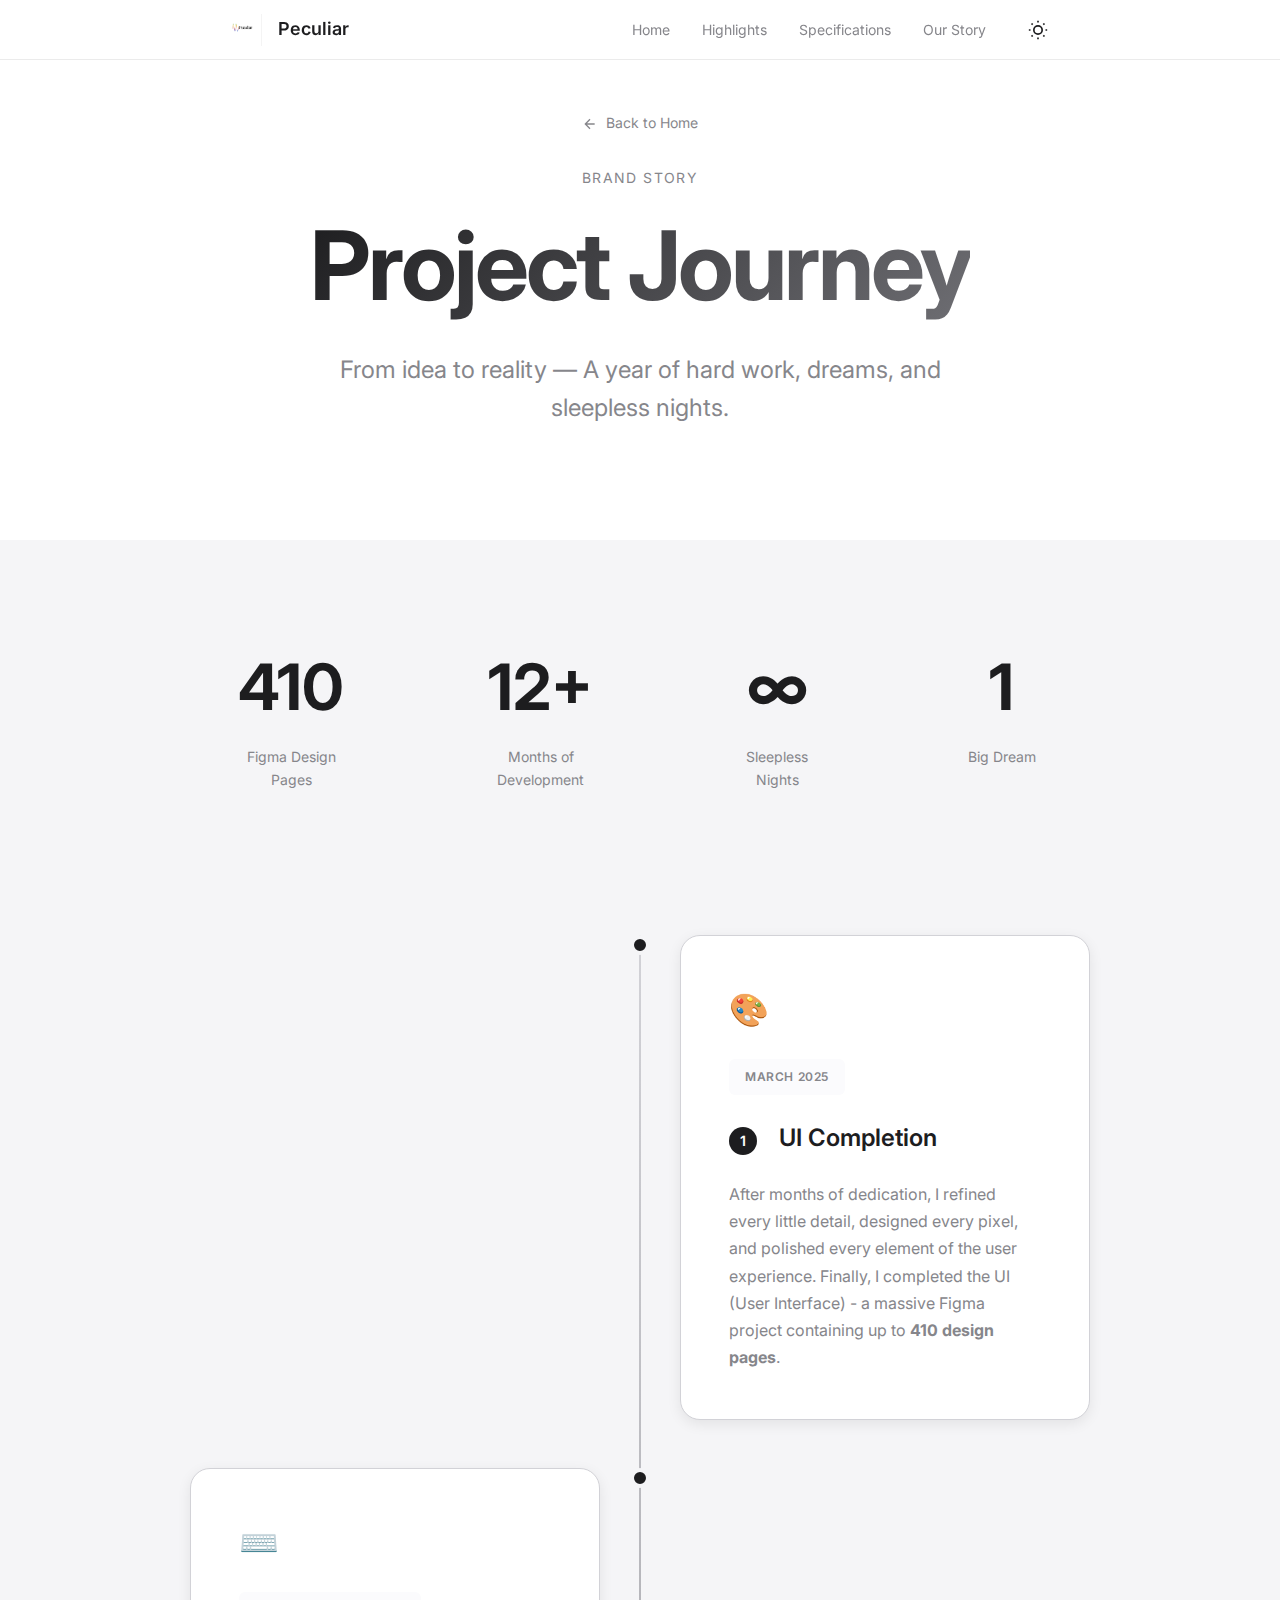
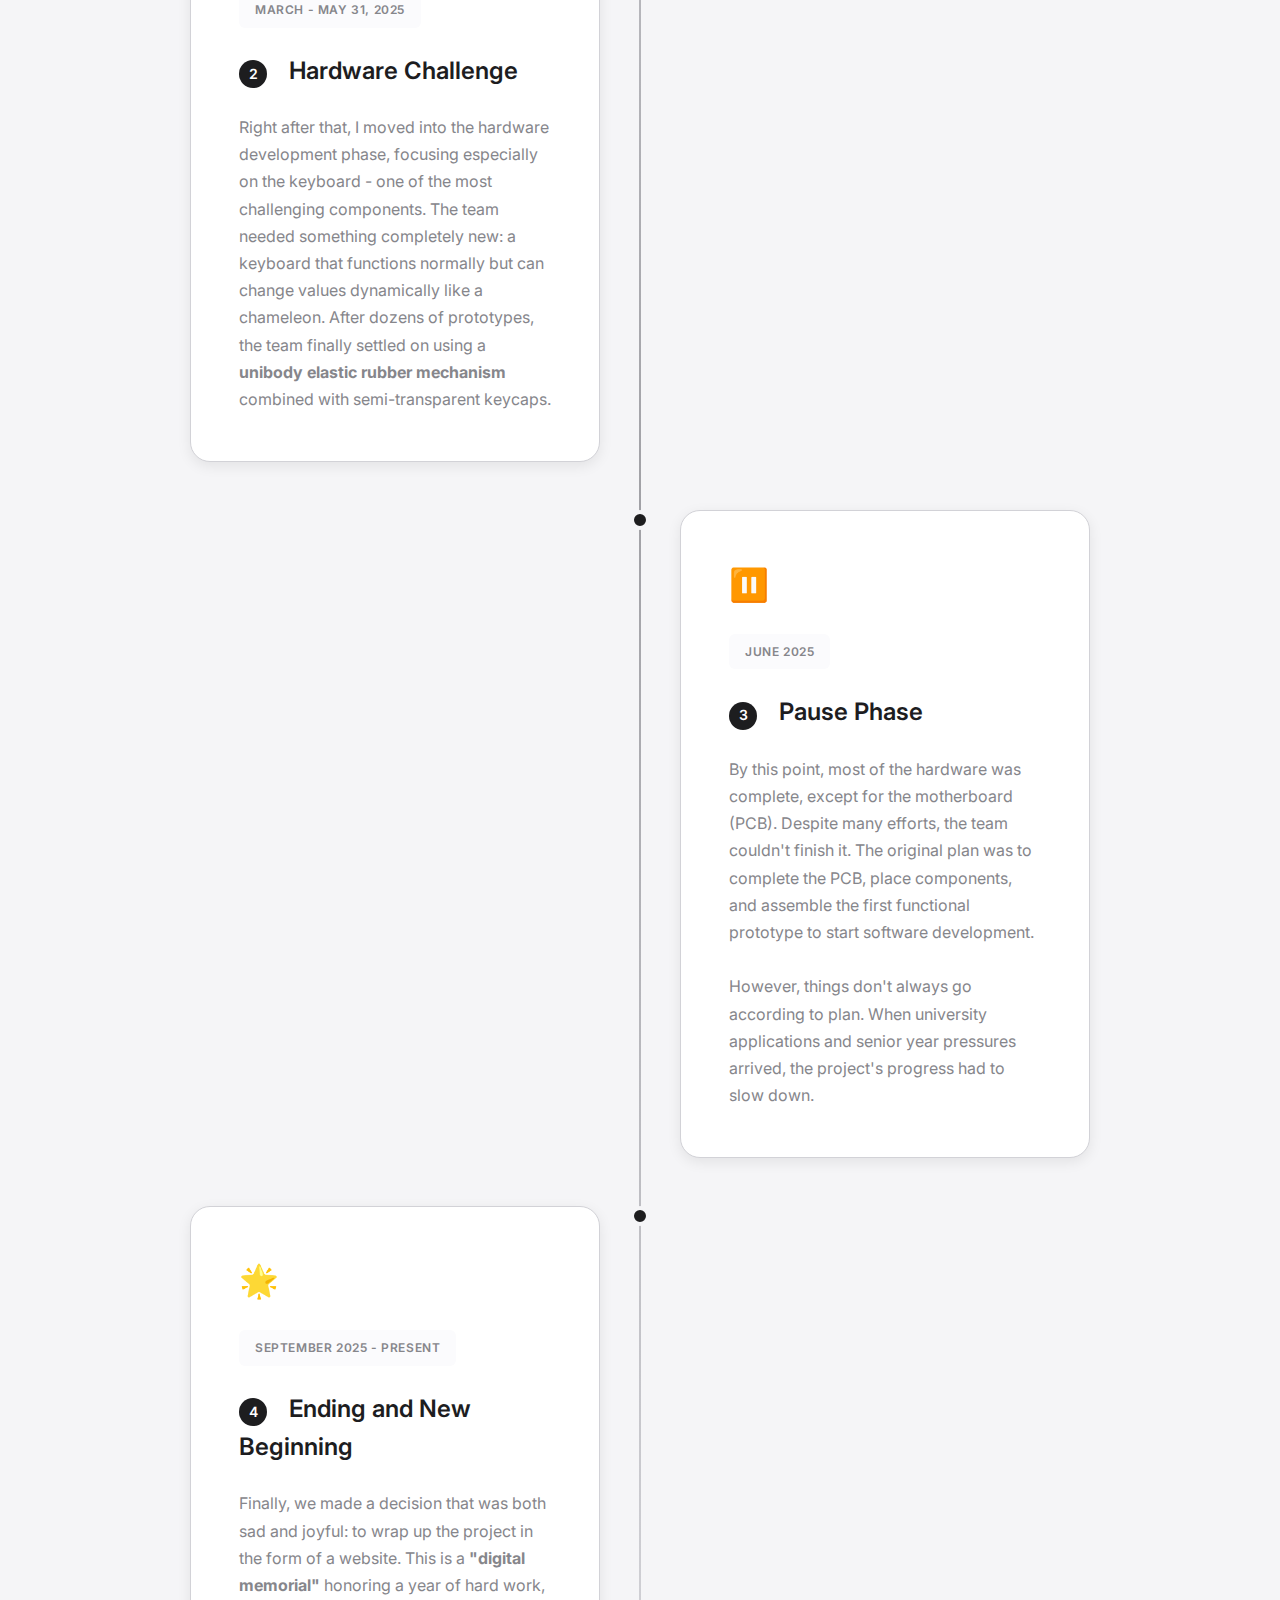
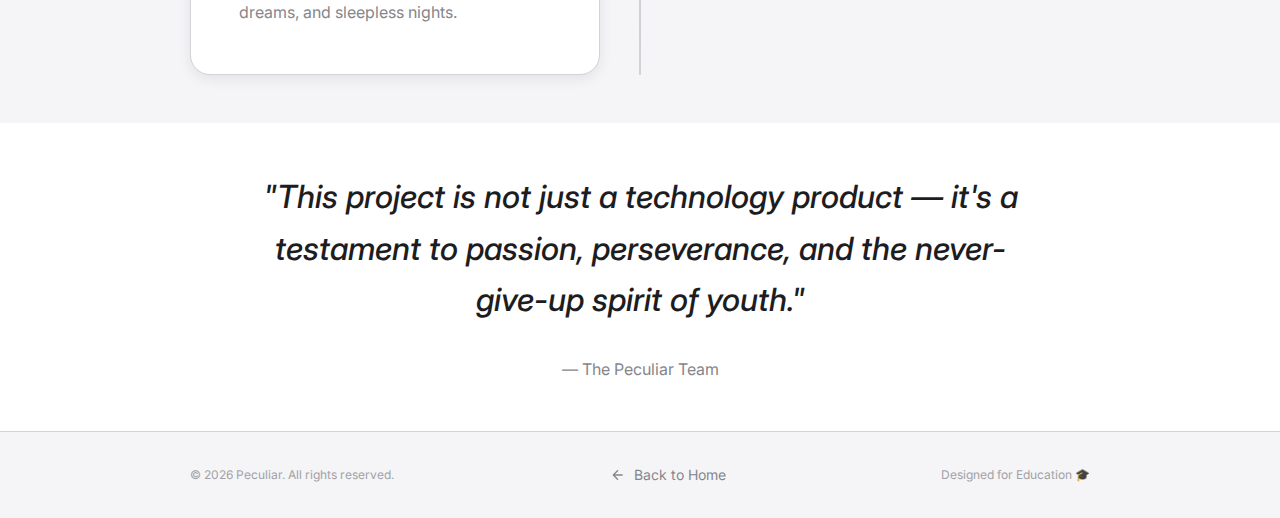
<file: Peculiar/html/story.html>
<!DOCTYPE html>
<html lang="en">

<head>
  <meta charset="UTF-8">
  <meta name="viewport" content="width=device-width, initial-scale=1.0">
  <meta name="description" content="Peculiar Brand Story - The journey from idea to reality">
  <meta name="theme-color" content="#FAFAFA">
  <title>Brand Story | Peculiar</title>
  <link rel="stylesheet" href="../css/style.css">
  <link rel="preconnect" href="https://fonts.googleapis.com">
  <link rel="preconnect" href="https://fonts.gstatic.com" crossorigin>
  <link href="https://fonts.googleapis.com/css2?family=Inter:wght@300;400;500;600;700&display=swap" rel="stylesheet">
  <style>
    /* Brand Story Specific Styles */
    .story-hero {
      min-height: 60vh;
      display: flex;
      flex-direction: column;
      align-items: center;
      justify-content: center;
      text-align: center;
      padding: var(--space-3xl) var(--space-lg);
      background: var(--color-bg-primary);
    }

    .story-hero-eyebrow {
      font-size: var(--text-sm);
      text-transform: uppercase;
      letter-spacing: 0.1em;
      color: var(--color-text-secondary);
      margin-bottom: var(--space-md);
    }

    .story-hero-title {
      font-size: var(--text-hero);
      font-weight: 700;
      letter-spacing: -0.03em;
      line-height: 1.1;
      margin-bottom: var(--space-lg);
    }

    .story-hero-subtitle {
      font-size: var(--text-xl);
      color: var(--color-text-secondary);
      max-width: 700px;
      line-height: 1.6;
    }

    /* Timeline Section */
    .timeline-section {
      padding: var(--space-3xl) var(--space-lg);
      background: var(--color-bg-secondary);
    }

    .timeline-container {
      max-width: 900px;
      margin: 0 auto;
      position: relative;
    }

    .timeline-line {
      position: absolute;
      left: 50%;
      transform: translateX(-50%);
      width: 2px;
      height: 100%;
      background: linear-gradient(to bottom, var(--color-border) 0%, var(--color-text-muted) 50%, var(--color-border) 100%);
    }

    .timeline-item {
      display: flex;
      align-items: flex-start;
      margin-bottom: var(--space-3xl);
      position: relative;
    }

    .timeline-item:last-child {
      margin-bottom: 0;
    }

    .timeline-item:nth-child(odd) {
      flex-direction: row;
    }

    .timeline-item:nth-child(even) {
      flex-direction: row-reverse;
    }

    .timeline-content {
      width: calc(50% - 40px);
      background: var(--color-surface);
      border-radius: 20px;
      padding: var(--space-xl);
      box-shadow: var(--shadow-md);
      border: 1px solid var(--color-border);
      transition: transform var(--transition-normal), box-shadow var(--transition-normal);
    }

    .timeline-content:hover {
      transform: translateY(-4px);
      box-shadow: var(--shadow-lg);
    }

    .timeline-dot {
      position: absolute;
      left: 50%;
      transform: translateX(-50%);
      width: 20px;
      height: 20px;
      border-radius: 50%;
      background: var(--color-text-primary);
      border: 4px solid var(--color-bg-secondary);
      z-index: 1;
    }

    .timeline-date {
      display: inline-block;
      background: var(--color-bg-tertiary);
      color: var(--color-text-secondary);
      padding: var(--space-xs) var(--space-sm);
      border-radius: 6px;
      font-size: var(--text-xs);
      font-weight: 600;
      margin-bottom: var(--space-md);
      text-transform: uppercase;
      letter-spacing: 0.05em;
    }

    .timeline-title {
      font-size: var(--text-xl);
      font-weight: 600;
      margin-bottom: var(--space-md);
      color: var(--color-text-primary);
    }

    .timeline-number {
      display: inline-flex;
      align-items: center;
      justify-content: center;
      width: 28px;
      height: 28px;
      background: var(--color-text-primary);
      color: var(--color-bg-primary);
      border-radius: 50%;
      font-size: var(--text-sm);
      font-weight: 600;
      margin-right: var(--space-sm);
    }

    .timeline-description {
      font-size: var(--text-base);
      color: var(--color-text-secondary);
      line-height: 1.7;
    }

    .timeline-icon {
      font-size: 2rem;
      margin-bottom: var(--space-md);
    }

    /* Quote Section */
    .story-quote {
      padding: var(--space-3xl) var(--space-lg);
      background: var(--color-bg-primary);
      text-align: center;
    }

    .story-quote-content {
      max-width: 800px;
      margin: 0 auto;
    }

    .story-quote-text {
      font-size: var(--text-2xl);
      font-weight: 500;
      font-style: italic;
      line-height: 1.6;
      color: var(--color-text-primary);
      margin-bottom: var(--space-lg);
    }

    .story-quote-author {
      font-size: var(--text-base);
      color: var(--color-text-secondary);
    }

    /* Stats Section */
    .story-stats {
      padding: var(--space-3xl) var(--space-lg);
      background: var(--color-bg-secondary);
    }

    .story-stats-grid {
      max-width: var(--max-width);
      margin: 0 auto;
      display: grid;
      grid-template-columns: repeat(4, 1fr);
      gap: var(--space-xl);
      text-align: center;
    }

    .story-stat-item {
      padding: var(--space-xl);
    }

    .story-stat-value {
      font-size: var(--text-4xl);
      font-weight: 700;
      color: var(--color-text-primary);
      margin-bottom: var(--space-xs);
    }

    .story-stat-label {
      font-size: var(--text-sm);
      color: var(--color-text-secondary);
    }

    /* Back Link */
    .back-link {
      display: inline-flex;
      align-items: center;
      gap: var(--space-xs);
      color: var(--color-text-secondary);
      font-size: var(--text-sm);
      margin-bottom: var(--space-lg);
      transition: color var(--transition-fast);
    }

    .back-link:hover {
      color: var(--color-text-primary);
    }

    .back-link svg {
      width: 16px;
      height: 16px;
    }

    /* Responsive */
    @media (max-width: 768px) {
      .timeline-line {
        left: 20px;
      }

      .timeline-item,
      .timeline-item:nth-child(odd),
      .timeline-item:nth-child(even) {
        flex-direction: column;
        padding-left: 50px;
      }

      .timeline-content {
        width: 100%;
      }

      .timeline-dot {
        left: 20px;
      }

      .story-stats-grid {
        grid-template-columns: repeat(2, 1fr);
      }
    }
  </style>
</head>

<body>
  <!-- Header -->
  <header class="header">
    <div class="header-content">
      <a href="index.html" class="logo">
        <img src="../img/peculiar-logo.png" alt="Peculiar" onerror="this.style.display='none'">
        <span>Peculiar</span>
      </a>
      <div class="header-right">
        <nav>
          <ul class="nav-links">
            <li><a href="index.html">Home</a></li>
            <li><a href="index.html#highlights">Highlights</a></li>
            <li><a href="index.html#specs">Specifications</a></li>
            <li><a href="story.html" class="active">Our Story</a></li>
          </ul>
        </nav>
        <button class="theme-toggle" id="theme-toggle" aria-label="Toggle theme">
          <svg class="sun-icon" viewBox="0 0 24 24" fill="none" stroke="currentColor" stroke-width="2">
            <circle cx="12" cy="12" r="5" />
            <path
              d="M12 1v2M12 21v2M4.22 4.22l1.42 1.42M18.36 18.36l1.42 1.42M1 12h2M21 12h2M4.22 19.78l1.42-1.42M18.36 5.64l1.42-1.42" />
          </svg>
          <svg class="moon-icon" viewBox="0 0 24 24" fill="none" stroke="currentColor" stroke-width="2">
            <path d="M21 12.79A9 9 0 1 1 11.21 3 7 7 0 0 0 21 12.79z" />
          </svg>
        </button>
        <!-- Mobile Menu Toggle -->
        <button class="mobile-menu-toggle" id="mobile-menu-toggle" aria-label="Toggle mobile menu">
          <span></span>
          <span></span>
          <span></span>
        </button>
      </div>
    </div>
  </header>

  <!-- Mobile Navigation -->
  <nav class="mobile-nav" id="mobile-nav">
    <ul class="mobile-nav-links">
      <li><a href="index.html" data-mobile-link>Home</a></li>
      <li><a href="index.html#highlights" data-mobile-link>Highlights</a></li>
      <li><a href="index.html#specs" data-mobile-link>Specifications</a></li>
      <li><a href="story.html" data-mobile-link>Our Story</a></li>
    </ul>
  </nav>

  <main>
    <!-- Hero Section -->
    <section class="story-hero">
      <a href="index.html" class="back-link">
        <svg viewBox="0 0 24 24" fill="none" stroke="currentColor" stroke-width="2">
          <path d="M19 12H5M12 19l-7-7 7-7" />
        </svg>
        Back to Home
      </a>
      <p class="story-hero-eyebrow">Brand Story</p>
      <h1 class="story-hero-title">
        <span class="gradient-text">Project Journey</span>
      </h1>
      <p class="story-hero-subtitle">
        From idea to reality — A year of hard work, dreams, and sleepless nights.
      </p>
    </section>

    <!-- Stats Section -->
    <section class="story-stats">
      <div class="story-stats-grid">
        <div class="story-stat-item">
          <div class="story-stat-value">410</div>
          <div class="story-stat-label">Figma Design Pages</div>
        </div>
        <div class="story-stat-item">
          <div class="story-stat-value">12+</div>
          <div class="story-stat-label">Months of Development</div>
        </div>
        <div class="story-stat-item">
          <div class="story-stat-value">∞</div>
          <div class="story-stat-label">Sleepless Nights</div>
        </div>
        <div class="story-stat-item">
          <div class="story-stat-value">1</div>
          <div class="story-stat-label">Big Dream</div>
        </div>
      </div>
    </section>

    <!-- Timeline Section -->
    <section class="timeline-section">
      <div class="timeline-container">
        <div class="timeline-line"></div>

        <!-- Milestone 1 -->
        <div class="timeline-item">
          <div class="timeline-content">
            <div class="timeline-icon">🎨</div>
            <span class="timeline-date">March 2025</span>
            <h3 class="timeline-title">
              <span class="timeline-number">1</span>
              UI Completion
            </h3>
            <p class="timeline-description">
              After months of dedication, I refined every little detail, designed every pixel, and polished every
              element of the user experience. Finally, I completed the UI (User Interface) - a massive Figma project
              containing up to <strong>410 design pages</strong>.
            </p>
          </div>
          <div class="timeline-dot"></div>
        </div>

        <!-- Milestone 2 -->
        <div class="timeline-item">
          <div class="timeline-content">
            <div class="timeline-icon">⌨️</div>
            <span class="timeline-date">March - May 31, 2025</span>
            <h3 class="timeline-title">
              <span class="timeline-number">2</span>
              Hardware Challenge
            </h3>
            <p class="timeline-description">
              Right after that, I moved into the hardware development phase, focusing especially on the keyboard - one
              of the most challenging components. The team needed something completely new: a keyboard that functions
              normally but can change values dynamically like a chameleon. After dozens of prototypes, the team finally
              settled on using a <strong>unibody elastic rubber mechanism</strong> combined with semi-transparent
              keycaps.
            </p>
          </div>
          <div class="timeline-dot"></div>
        </div>

        <!-- Milestone 3 -->
        <div class="timeline-item">
          <div class="timeline-content">
            <div class="timeline-icon">⏸️</div>
            <span class="timeline-date">June 2025</span>
            <h3 class="timeline-title">
              <span class="timeline-number">3</span>
              Pause Phase
            </h3>
            <p class="timeline-description">
              By this point, most of the hardware was complete, except for the motherboard (PCB). Despite many efforts,
              the team couldn't finish it. The original plan was to complete the PCB, place components, and assemble the
              first functional prototype to start software development.<br><br>
              However, things don't always go according to plan. When university applications and senior year pressures
              arrived, the project's progress had to slow down.
            </p>
          </div>
          <div class="timeline-dot"></div>
        </div>

        <!-- Milestone 4 -->
        <div class="timeline-item">
          <div class="timeline-content">
            <div class="timeline-icon">🌟</div>
            <span class="timeline-date">September 2025 - Present</span>
            <h3 class="timeline-title">
              <span class="timeline-number">4</span>
              Ending and New Beginning
            </h3>
            <p class="timeline-description">
              Finally, we made a decision that was both sad and joyful: to wrap up the project in the form of a website.
              This is a <strong>"digital memorial"</strong> honoring a year of hard work, dreams, and sleepless nights.
            </p>
          </div>
          <div class="timeline-dot"></div>
        </div>
      </div>
    </section>

    <!-- Quote Section -->
    <section class="story-quote">
      <div class="story-quote-content">
        <p class="story-quote-text">
          "This project is not just a technology product — it's a testament to passion, perseverance, and the
          never-give-up spirit of youth."
        </p>
        <p class="story-quote-author">— The Peculiar Team</p>
      </div>
    </section>
  </main>

  <!-- Footer -->
  <footer class="footer">
    <div class="footer-bottom">
      <div class="footer-bottom-content">
        <p class="footer-copyright">© 2026 Peculiar. All rights reserved.</p>
        <a href="index.html" class="back-link" style="margin-bottom: 0;">
          <svg viewBox="0 0 24 24" fill="none" stroke="currentColor" stroke-width="2">
            <path d="M19 12H5M12 19l-7-7 7-7" />
          </svg>
          Back to Home
        </a>
        <p class="footer-tagline">Designed for Education 🎓</p>
      </div>
    </div>
  </footer>

  <script src="../js/main.js"></script>
</body>

</html>
</file>
<file: Peculiar/css/style.css>
/* ════════════════════════════════════════════════════════════════
   1. CSS CUSTOM PROPERTIES - LIGHT MODE (Apple Style)
   ════════════════════════════════════════════════════════════════ */

:root,
[data-theme="light"] {
  /* Background - Pure white and light grays */
  --color-bg-primary: #ffffff;
  --color-bg-secondary: #f5f5f7;
  --color-bg-tertiary: #fbfbfd;
  --color-bg-gradient: linear-gradient(180deg, #ffffff 0%, #f5f5f7 100%);

  /* Text - Near-black and grays */
  --color-text-primary: #1d1d1f;
  --color-text-secondary: #86868b;
  --color-text-muted: #a1a1a6;

  /* Accent - Neutral dark (no blue) */
  --color-accent: #1d1d1f;
  --color-accent-light: #f5f5f7;
  --color-accent-gradient: linear-gradient(135deg, #1d1d1f 0%, #6e6e73 100%);

  /* Headline Gradient - Black to Gray */
  --headline-gradient: linear-gradient(
    135deg,
    #1d1d1f 0%,
    #6e6e73 50%,
    #1d1d1f 100%
  );

  /* Cards & Borders */
  --color-surface: #ffffff;
  --color-border: #d2d2d7;

  /* Shadows - Neutral gray shadows only */
  --shadow-sm: 0 1px 3px rgba(0, 0, 0, 0.04);
  --shadow-md: 0 4px 14px rgba(0, 0, 0, 0.08);
  --shadow-lg: 0 8px 28px rgba(0, 0, 0, 0.12);
  --shadow-hover: 0 12px 40px rgba(0, 0, 0, 0.15);
  --shadow-glow: 0 0 40px rgba(0, 0, 0, 0.08);

  /* Header */
  --header-bg: rgba(255, 255, 255, 0.72);
  --header-border: rgba(0, 0, 0, 0.08);

  /* Cards */
  --card-highlight-bg: linear-gradient(135deg, #fbfbfd 0%, #f5f5f7 100%);
}

/* ════════════════════════════════════════════════════════════════
   2. CSS CUSTOM PROPERTIES - DARK MODE (Apple Style)
   ════════════════════════════════════════════════════════════════ */

[data-theme="dark"] {
  /* Background - Apple dark uses pure black and dark grays */
  --color-bg-primary: #000000;
  --color-bg-secondary: #1d1d1f;
  --color-bg-tertiary: #161617;
  --color-bg-gradient: linear-gradient(180deg, #000000 0%, #1d1d1f 100%);

  /* Text - Apple uses pure white and light grays */
  --color-text-primary: #f5f5f7;
  --color-text-secondary: #a1a1a6;
  --color-text-muted: #6e6e73;

  /* Accent - Neutral white (no blue) */
  --color-accent: #f5f5f7;
  --color-accent-light: #2c2c2e;
  --color-accent-gradient: linear-gradient(135deg, #f5f5f7 0%, #a1a1a6 100%);

  /* Headline Gradient - Pure White for Dark Mode */
  --headline-gradient: linear-gradient(135deg, #ffffff 0%, #ffffff 100%);

  /* Cards & Borders */
  --color-surface: #1d1d1f;
  --color-border: #424245;

  /* Shadows - Neutral shadows only (no blue glow) */
  --shadow-sm: 0 1px 3px rgba(0, 0, 0, 0.5);
  --shadow-md: 0 4px 14px rgba(0, 0, 0, 0.6);
  --shadow-lg: 0 8px 28px rgba(0, 0, 0, 0.7);
  --shadow-hover: 0 12px 40px rgba(255, 255, 255, 0.05);
  --shadow-glow: 0 0 60px rgba(255, 255, 255, 0.05);

  /* Header */
  --header-bg: rgba(0, 0, 0, 0.72);
  --header-border: rgba(255, 255, 255, 0.08);

  /* Cards */
  --card-highlight-bg: linear-gradient(135deg, #1d1d1f 0%, #2c2c2e 100%);
}

/* ════════════════════════════════════════════════════════════════
   3. SHARED TOKENS
   ════════════════════════════════════════════════════════════════ */

:root {
  /* Typography */
  --font-primary: "Inter", -apple-system, BlinkMacSystemFont, "Segoe UI",
    sans-serif;
  --text-xs: 0.75rem;
  --text-sm: 0.875rem;
  --text-base: 1rem;
  --text-lg: 1.125rem;
  --text-xl: 1.5rem;
  --text-2xl: 2rem;
  --text-3xl: 3rem;
  --text-4xl: 4rem;
  --text-hero: clamp(3rem, 8vw, 6rem);
  --text-section: clamp(2rem, 5vw, 3.5rem);

  /* Spacing */
  --space-xs: 0.5rem;
  --space-sm: 1rem;
  --space-md: 1.5rem;
  --space-lg: 2rem;
  --space-xl: 3rem;
  --space-2xl: 5rem;
  --space-3xl: 3rem;

  /* Transitions */
  --transition-fast: 0.2s ease;
  --transition-normal: 0.3s ease;
  --transition-slow: 0.5s ease;
  --transition-theme: 0.4s ease;

  /* Layout - Reduced by 25% (equivalent to scale 0.75) */
  --max-width: 900px;
  --header-height: 60px;
}

/* ════════════════════════════════════════════════════════════════
   4. THEME TRANSITION
   ════════════════════════════════════════════════════════════════ */

*,
*::before,
*::after {
  transition: background-color var(--transition-theme),
    border-color var(--transition-theme), box-shadow var(--transition-theme);
}

/* Exclude specific elements from theme transition */
.no-transition,
.no-transition * {
  transition: none !important;
}

/* ════════════════════════════════════════════════════════════════
   5. RESET & BASE STYLES
   ════════════════════════════════════════════════════════════════ */

*,
*::before,
*::after {
  box-sizing: border-box;
  margin: 0;
  padding: 0;
}

html {
  scroll-behavior: smooth;
  font-size: 16px;
}

body {
  font-family: var(--font-primary);
  background-color: var(--color-bg-primary);
  color: var(--color-text-primary);
  line-height: 1.6;
  -webkit-font-smoothing: antialiased;
  -moz-osx-font-smoothing: grayscale;
  overflow-x: hidden;
}

/* Scroll margin for navigation links */
#home,
#design,
#highlights,
#features,
#specs,
#overview,
#story {
  scroll-margin-top: var(--header-height);
}

img {
  max-width: 100%;
  height: auto;
  display: block;
}

a {
  color: inherit;
  text-decoration: none;
}

/* ════════════════════════════════════════════════════════════════
   6. ANIMATIONS
   ════════════════════════════════════════════════════════════════ */

@keyframes fadeInUp {
  from {
    opacity: 0;
    transform: translateY(40px);
  }

  to {
    opacity: 1;
    transform: translateY(0);
  }
}

/* Special animation for punch-through glass effect - ends at 85% opacity */
@keyframes fadeInUpGlass {
  from {
    opacity: 0;
    transform: translateY(40px);
  }

  to {
    opacity: 0.85;
    transform: translateY(0);
  }
}

@keyframes fadeIn {
  from {
    opacity: 0;
  }

  to {
    opacity: 1;
  }
}

@keyframes scaleIn {
  from {
    opacity: 0;
    transform: scale(0.9);
  }

  to {
    opacity: 1;
    transform: scale(1);
  }
}

@keyframes float {
  0%,
  100% {
    transform: translateY(0px);
  }

  50% {
    transform: translateY(-15px);
  }
}

@keyframes bounce {
  0%,
  100% {
    transform: translateY(0);
  }

  50% {
    transform: translateY(10px);
  }
}

@keyframes pulse {
  0%,
  100% {
    opacity: 1;
  }

  50% {
    opacity: 0.6;
  }
}

@keyframes gradientShift {
  0% {
    background-position: 0% 50%;
  }

  50% {
    background-position: 100% 50%;
  }

  100% {
    background-position: 0% 50%;
  }
}

@keyframes slideInLeft {
  from {
    opacity: 0;
    transform: translateX(-30px);
  }

  to {
    opacity: 1;
    transform: translateX(0);
  }
}

@keyframes slideInRight {
  from {
    opacity: 0;
    transform: translateX(30px);
  }

  to {
    opacity: 1;
    transform: translateX(0);
  }
}

@keyframes rotateIn {
  from {
    opacity: 0;
    transform: rotate(-10deg) scale(0.9);
  }

  to {
    opacity: 1;
    transform: rotate(0) scale(1);
  }
}

/* Animation utility classes */
.animate-fade-in-up {
  animation: fadeInUp 0.8s ease-out forwards;
}

.animate-fade-in {
  animation: fadeIn 0.6s ease-out forwards;
}

.animate-scale-in {
  animation: scaleIn 0.5s ease-out forwards;
}

.animate-float {
  animation: float 4s ease-in-out infinite;
}

.animate-slide-left {
  animation: slideInLeft 0.6s ease-out forwards;
}

.animate-slide-right {
  animation: slideInRight 0.6s ease-out forwards;
}

/* Stagger delays */
.delay-1 {
  animation-delay: 0.1s;
}

.delay-2 {
  animation-delay: 0.2s;
}

.delay-3 {
  animation-delay: 0.3s;
}

.delay-4 {
  animation-delay: 0.4s;
}

.delay-5 {
  animation-delay: 0.5s;
}

.delay-6 {
  animation-delay: 0.6s;
}

/* Initially hidden for animation */
.animate-on-scroll {
  opacity: 0;
}

.animate-on-scroll.visible {
  opacity: 1;
}

/* ════════════════════════════════════════════════════════════════
   7. HEADER
   ════════════════════════════════════════════════════════════════ */

.header {
  position: fixed;
  top: 0;
  left: 0;
  right: 0;
  height: var(--header-height);
  background: var(--header-bg);
  backdrop-filter: blur(20px);
  -webkit-backdrop-filter: blur(20px);
  z-index: 1000;
  border-bottom: 1px solid var(--header-border);
}

.header-content {
  max-width: var(--max-width);
  margin: 0 auto;
  height: 100%;
  display: flex;
  align-items: center;
  justify-content: space-between;
  padding: 0 var(--space-lg);
}

.logo {
  display: flex;
  align-items: center;
  gap: var(--space-sm);
  font-weight: 600;
  font-size: var(--text-lg);
  transition: transform var(--transition-fast);
}

.logo:hover {
  transform: scale(1.02);
}

.logo img {
  height: 32px;
  width: auto;
}

.header-right {
  display: flex;
  align-items: center;
  gap: var(--space-lg);
}

.nav-links {
  display: flex;
  gap: var(--space-lg);
  list-style: none;
}

.nav-links a {
  font-size: var(--text-sm);
  color: var(--color-text-secondary);
  transition: color var(--transition-fast);
  position: relative;
}

.nav-links a::after {
  content: "";
  position: absolute;
  bottom: -4px;
  left: 0;
  width: 0;
  height: 1px;
  background: var(--color-accent);
  transition: width var(--transition-normal);
}

.nav-links a:hover {
  color: var(--color-text-primary);
}

.nav-links a:hover::after {
  width: 100%;
}

/* Theme Toggle Button */
.theme-toggle {
  position: relative;
  width: 40px;
  height: 40px;
  border: none;
  background: transparent;
  cursor: pointer;
  border-radius: 50%;
  display: flex;
  align-items: center;
  justify-content: center;
  transition: background var(--transition-fast);
}

.theme-toggle:hover {
  background: var(--color-bg-tertiary);
}

.theme-toggle svg {
  width: 20px;
  height: 20px;
  position: absolute;
  transition: transform 0.4s ease, opacity 0.3s ease;
}

.theme-toggle .sun-icon {
  color: var(--color-text-primary);
}

.theme-toggle .moon-icon {
  color: var(--color-text-primary);
}

[data-theme="light"] .theme-toggle .sun-icon,
:root:not([data-theme="dark"]) .theme-toggle .sun-icon {
  opacity: 1;
  transform: rotate(0deg);
}

[data-theme="light"] .theme-toggle .moon-icon,
:root:not([data-theme="dark"]) .theme-toggle .moon-icon {
  opacity: 0;
  transform: rotate(-90deg);
}

[data-theme="dark"] .theme-toggle .sun-icon {
  opacity: 0;
  transform: rotate(90deg);
}

[data-theme="dark"] .theme-toggle .moon-icon {
  opacity: 1;
  transform: rotate(0deg);
}

/* ════════════════════════════════════════════════════════════════
   8. HERO SECTION
   ════════════════════════════════════════════════════════════════ */

.hero {
  min-height: 100vh;
  max-height: 100vh;
  display: flex;
  flex-direction: column;
  align-items: center;
  justify-content: center;
  text-align: center;
  padding: var(--space-xl) var(--space-md);
  padding-top: calc(var(--header-height) + var(--space-lg));
  position: relative;
  background: var(--color-bg-primary);
  gap: var(--space-md);
  overflow: hidden;
  box-sizing: border-box;
  width: 100%;
}

.hero-title {
  font-size: var(--text-hero);
  font-weight: 700;
  letter-spacing: -0.03em;
  line-height: 1.1;
  margin-bottom: 0;
  opacity: 0;
  animation: fadeInUp 1s ease-out 0.2s forwards;
  padding: 0;
  word-wrap: break-word;
}

.hero-title .gradient-text {
  background: var(--color-accent-gradient);
  background-size: 200% 200%;
  -webkit-background-clip: text;
  -webkit-text-fill-color: transparent;
  background-clip: text;
  animation: gradientShift 4s ease infinite;
}

.hero-subtitle-block {
  text-align: center;
  opacity: 0;
  animation: fadeInUp 1s ease-out 0.4s forwards;
  padding: 0;
  max-width: 100%;
  box-sizing: border-box;
}

.hero-subtitle-block p {
  font-size: var(--text-lg);
  color: var(--color-text-secondary);
  font-weight: 400;
  line-height: 1.5;
  word-wrap: break-word;
  margin: var(--space-xs) 0;
}

/* Hero Visual Wrapper - contains image and overlapping CTA */
.hero-visual-wrapper {
  position: relative;
  display: flex;
  flex-direction: column;
  align-items: center;
  margin-top: var(--space-sm);
  width: 100%;
  max-width: 100%;
  padding: 0;
  box-sizing: border-box;
  /* Enable stacking context for punch-through effect */
  isolation: isolate;
}

/* Hero Image Placeholder */
.hero-image-placeholder {
  width: 100%;
  max-width: 680px;
  height: 375px;
  background: var(--color-bg-secondary);
  border: 2px dashed var(--color-border);
  border-radius: 24px;
  display: flex;
  align-items: center;
  justify-content: center;
  transition: all var(--transition-normal);
  opacity: 0;
  animation: fadeInUp 1s ease-out 0.5s forwards;
}

.hero-image-placeholder:hover {
  border-color: var(--color-text-muted);
  background: var(--color-bg-tertiary);
}

.placeholder-content {
  display: flex;
  flex-direction: column;
  align-items: center;
  gap: var(--space-sm);
  color: var(--color-text-muted);
}

.placeholder-content svg {
  color: var(--color-text-muted);
}

.placeholder-text {
  font-size: var(--text-lg);
  font-weight: 500;
  color: var(--color-text-secondary);
}

.placeholder-note {
  font-size: var(--text-sm);
  color: var(--color-text-muted);
  text-align: center;
  max-width: 280px;
}

/* Hero Image Container */
.hero-image-container {
  width: 100%;
  max-width: 800px;
  display: flex;
  align-items: center;
  justify-content: center;
  opacity: 0;
  animation: fadeInUp 1s ease-out 0.5s forwards;
  padding: var(--space-md) 0;
  /* Same layer as CTA button */
  position: relative;
  z-index: 10;
}

.hero-product-image {
  width: 100%;
  max-width: 100%;
  height: auto;
  max-height: 55vh;
  object-fit: contain;
}

/* Light sweep animation for liquid glass */
@keyframes lightSweep {
  0% {
    transform: translateX(-100%) skewX(-15deg);
  }

  100% {
    transform: translateX(300%) skewX(-15deg);
  }
}

/* Hero CTA Button - Apple Liquid Glass Effect */
.hero-cta-button {
  display: inline-block;
  padding: var(--space-md) var(--space-2xl);
  /* Multi-layer glass background */
  background: linear-gradient(
    135deg,
    rgba(255, 255, 255, 0.25) 0%,
    rgba(255, 255, 255, 0.1) 50%,
    rgba(255, 255, 255, 0.05) 100%
  );
  backdrop-filter: blur(40px) saturate(180%);
  -webkit-backdrop-filter: blur(40px) saturate(180%);
  border-radius: 50px;
  color: var(--color-text-primary);
  font-size: var(--text-lg);
  font-weight: 500;
  transition: all 0.4s cubic-bezier(0.25, 0.46, 0.45, 0.94);
  /* Liquid glass shadow */
  box-shadow: 0 8px 32px rgba(0, 0, 0, 0.12), 0 2px 8px rgba(0, 0, 0, 0.08),
    inset 0 1px 1px rgba(255, 255, 255, 0.4),
    inset 0 -1px 1px rgba(0, 0, 0, 0.05);
  /* Glass border */
  border: 1px solid rgba(255, 255, 255, 0.35);
  /* Full opacity, same layer as image */
  animation: fadeInUp 1s ease-out 0.7s forwards;
  /* Same layer as image - positioned on wrist area */
  position: relative;
  margin-top: -180px;
  z-index: 10;
  max-width: 90%;
  text-align: center;
  /* Subtle text shadow for depth */
  text-shadow: 0 1px 2px rgba(0, 0, 0, 0.1);
}

/* Glass highlight effect - top shine */
.hero-cta-button::before {
  content: "";
  position: absolute;
  top: 0;
  left: 0;
  right: 0;
  height: 50%;
  background: linear-gradient(
    180deg,
    rgba(255, 255, 255, 0.35) 0%,
    rgba(255, 255, 255, 0) 100%
  );
  border-radius: 50px 50px 100px 100px;
  pointer-events: none;
}

/* Animated light sweep reflection */
.hero-cta-button::after {
  content: "";
  position: absolute;
  top: 0;
  left: -100%;
  width: 60%;
  height: 100%;
  background: linear-gradient(
    90deg,
    rgba(255, 255, 255, 0) 0%,
    rgba(255, 255, 255, 0.4) 50%,
    rgba(255, 255, 255, 0) 100%
  );
  transform: skewX(-20deg);
  animation: lightSweep 4s ease-in-out infinite;
  animation-delay: 2s;
  pointer-events: none;
  border-radius: 50px;
}

.hero-cta-button:hover::after {
  animation: lightSweep 2s ease-in-out infinite;
  animation-delay: 0s;
}

[data-theme="dark"] .hero-cta-button {
  background: linear-gradient(
    135deg,
    rgba(255, 255, 255, 0.15) 0%,
    rgba(255, 255, 255, 0.05) 50%,
    rgba(255, 255, 255, 0.02) 100%
  );
  color: #f5f5f7;
  border: 1px solid rgba(255, 255, 255, 0.2);
  box-shadow: 0 8px 32px rgba(0, 0, 0, 0.4), 0 2px 8px rgba(0, 0, 0, 0.3),
    inset 0 1px 1px rgba(255, 255, 255, 0.15),
    inset 0 -1px 1px rgba(0, 0, 0, 0.2);
}

.hero-cta-button:hover {
  transform: translateY(-3px) scale(1.02);
  background: linear-gradient(
    135deg,
    rgba(255, 255, 255, 0.35) 0%,
    rgba(255, 255, 255, 0.15) 50%,
    rgba(255, 255, 255, 0.08) 100%
  );
  box-shadow: 0 12px 48px rgba(0, 0, 0, 0.15), 0 4px 12px rgba(0, 0, 0, 0.1),
    inset 0 1px 2px rgba(255, 255, 255, 0.5),
    inset 0 -1px 1px rgba(0, 0, 0, 0.05);
  border-color: rgba(255, 255, 255, 0.5);
}

[data-theme="dark"] .hero-cta-button:hover {
  background: linear-gradient(
    135deg,
    rgba(255, 255, 255, 0.22) 0%,
    rgba(255, 255, 255, 0.08) 50%,
    rgba(255, 255, 255, 0.03) 100%
  );
  box-shadow: 0 12px 48px rgba(0, 0, 0, 0.5), 0 4px 12px rgba(0, 0, 0, 0.4),
    inset 0 1px 2px rgba(255, 255, 255, 0.2),
    inset 0 -1px 1px rgba(0, 0, 0, 0.3);
  border-color: rgba(255, 255, 255, 0.3);
}

.hero-badge {
  display: inline-flex;
  align-items: center;
  gap: var(--space-xs);
  background: var(--color-accent-light);
  color: var(--color-accent);
  padding: var(--space-xs) var(--space-sm);
  border-radius: 50px;
  font-size: var(--text-sm);
  font-weight: 500;
  opacity: 0;
  animation: fadeIn 0.8s ease-out 0.1s forwards;
}

.scroll-indicator {
  position: absolute;
  bottom: var(--space-xl);
  left: 50%;
  transform: translateX(-50%);
  display: flex;
  flex-direction: column;
  align-items: center;
  gap: var(--space-xs);
  color: var(--color-text-muted);
  font-size: var(--text-sm);
  opacity: 0;
  animation: fadeIn 1s ease-out 1s forwards;
}

.scroll-indicator svg {
  animation: bounce 2s ease-in-out infinite;
}

/* Hero Responsive */
@media (max-width: 1200px) {
  .hero-image-placeholder {
    max-width: 90%;
    height: 315px;
  }
}

@media (max-width: 992px) {
  .hero-image-placeholder {
    max-width: 95%;
    height: 285px;
  }

  .hero-cta-button {
    font-size: var(--text-base);
    padding: var(--space-sm) var(--space-lg);
  }
}

@media (max-width: 768px) {
  .hero {
    padding: var(--space-lg) var(--space-sm);
    padding-top: calc(var(--header-height) + var(--space-md));
    gap: var(--space-sm);
  }

  .hero-title {
    font-size: clamp(2rem, 10vw, 4rem);
  }

  .hero-visual-wrapper {
    padding: 0 var(--space-sm);
  }

  .hero-image-placeholder {
    max-width: 100%;
    height: 240px;
    border-radius: 16px;
  }

  .hero-cta-button {
    padding: var(--space-sm) var(--space-md);
    font-size: var(--text-sm);
    margin-top: -30px;
    max-width: 95%;
  }

  .hero-subtitle-block p {
    font-size: var(--text-base);
  }
}

@media (max-width: 480px) {
  .hero {
    padding: var(--space-md) var(--space-xs);
    padding-top: calc(var(--header-height) + var(--space-sm));
  }

  .hero-title {
    font-size: clamp(1.75rem, 12vw, 2.5rem);
  }

  .hero-image-placeholder {
    height: 195px;
    border-radius: 12px;
  }

  .hero-cta-button {
    padding: var(--space-xs) var(--space-sm);
    font-size: var(--text-xs);
    margin-top: -25px;
  }

  .hero-subtitle-block p {
    font-size: var(--text-sm);
  }

  .placeholder-content svg {
    width: 50px;
    height: 50px;
  }

  .placeholder-text {
    font-size: var(--text-sm);
  }

  .placeholder-note {
    font-size: var(--text-xs);
    max-width: 180px;
  }
}

/* ════════════════════════════════════════════════════════════════
   8.5. TIMELESS DESIGN SECTION
   ════════════════════════════════════════════════════════════════ */

.timeless-design {
  padding: var(--space-xl) var(--space-md);
  background: var(--color-bg-secondary);
  min-height: calc(100vh - var(--header-height));
  display: flex;
  flex-direction: column;
  justify-content: center;
  align-items: center;
}

.timeless-design-header {
  text-align: center;
  margin-bottom: var(--space-md);
}

.timeless-design-header h2 {
  font-size: clamp(2rem, 5vw, 3.5rem);
  font-weight: 600;
  color: var(--color-text-primary);
}

.timeless-design-header h2 .gradient-text {
  background: var(--color-accent-gradient);
  -webkit-background-clip: text;
  -webkit-text-fill-color: transparent;
  background-clip: text;
}

/* Main Container - 2 Column Layout */
.timeless-design-container {
  background: #ffffff;
  border-radius: 24px;
  box-shadow: 0 2px 30px rgba(0, 0, 0, 0.06);
  display: flex;
  max-width: 1100px;
  width: 95%;
  height: 70vh;
  min-height: 500px;
  max-height: 700px;
  overflow: hidden;
}

/* Left Side: Accordion */
.design-accordion {
  flex: 1;
  padding: var(--space-lg);
  display: flex;
  flex-direction: column;
  gap: var(--space-xs);
  overflow-y: auto;
  scrollbar-width: thin;
  scrollbar-color: rgba(0, 0, 0, 0.15) transparent;
}

.design-accordion::-webkit-scrollbar {
  width: 6px;
}

.design-accordion::-webkit-scrollbar-track {
  background: transparent;
}

.design-accordion::-webkit-scrollbar-thumb {
  background: rgba(0, 0, 0, 0.15);
  border-radius: 3px;
}

/* Accordion Item */
.accordion-item {
  background: #f5f5f7;
  border-radius: 12px;
  padding: 0 var(--space-md);
  transition: all 0.3s cubic-bezier(0.4, 0, 0.2, 1);
}

.accordion-item:hover {
  background: #ebebed;
}

.accordion-item.active {
  background: #f0f0f2;
}

/* Accordion Trigger Button */
.accordion-trigger {
  width: 100%;
  display: flex;
  align-items: center;
  gap: 12px;
  padding: 14px 0;
  background: transparent;
  border: none;
  cursor: pointer;
  text-align: left;
  transition: all 0.3s cubic-bezier(0.4, 0, 0.2, 1);
}

.accordion-trigger:hover {
  opacity: 0.7;
}

/* Accordion Icon (Plus circle) */
.accordion-icon {
  width: 20px;
  height: 20px;
  border: 1px solid #86868b;
  border-radius: 50%;
  position: relative;
  flex-shrink: 0;
  transition: all 0.3s cubic-bezier(0.4, 0, 0.2, 1);
}

.accordion-icon::before,
.accordion-icon::after {
  content: "";
  position: absolute;
  background: #86868b;
  transition: all 0.3s cubic-bezier(0.4, 0, 0.2, 1);
}

/* Horizontal line */
.accordion-icon::before {
  width: 10px;
  height: 1.5px;
  top: 50%;
  left: 50%;
  transform: translate(-50%, -50%);
}

/* Vertical line */
.accordion-icon::after {
  width: 1.5px;
  height: 10px;
  top: 50%;
  left: 50%;
  transform: translate(-50%, -50%);
}

/* Active state - hide icon and shift title left */
.accordion-item.active .accordion-icon {
  width: 0;
  opacity: 0;
  margin-right: -12px;
}

.accordion-title {
  font-size: 14px;
  font-weight: 600;
  color: #1d1d1f;
  letter-spacing: -0.01em;
}

/* Accordion Content */
.accordion-content {
  max-height: 0;
  overflow: hidden;
  transition: max-height 0.4s cubic-bezier(0.4, 0, 0.2, 1),
    padding 0.4s cubic-bezier(0.4, 0, 0.2, 1), opacity 0.3s ease;
  opacity: 0;
}

.accordion-item.active .accordion-content {
  max-height: 150px;
  padding-bottom: 14px;
  opacity: 1;
  overflow-y: auto;
  scrollbar-width: thin;
  scrollbar-color: rgba(0, 0, 0, 0.1) transparent;
}

.accordion-content p {
  font-size: 14px;
  color: #1d1d1f;
  line-height: 1.5;
  margin: 0;
}

/* Right Side: Image Area */
.design-image-area {
  flex: 1;
  background: #f5f5f7;
  display: flex;
  align-items: center;
  justify-content: center;
  position: relative;
  overflow: hidden;
}

.design-image-wrapper {
  width: 100%;
  height: 100%;
  position: relative;
}

/* Individual Images with Crossfade */
.design-image {
  position: absolute;
  top: 0;
  left: 0;
  width: 100%;
  height: 100%;
  display: flex;
  align-items: center;
  justify-content: center;
  opacity: 0;
  transform: scale(1.02);
  transition: opacity 0.5s cubic-bezier(0.4, 0, 0.2, 1),
    transform 0.5s cubic-bezier(0.4, 0, 0.2, 1);
}

.design-image.active {
  opacity: 1;
  transform: scale(1);
}

.image-placeholder {
  display: flex;
  flex-direction: column;
  align-items: center;
  justify-content: center;
  gap: var(--space-sm);
  color: var(--color-text-muted);
}

.image-placeholder svg {
  opacity: 0.4;
}

.image-placeholder span {
  font-size: var(--text-sm);
  font-weight: 500;
  opacity: 0.6;
}

/* Real Design Tab Images */
.design-tab-image {
  width: 100%;
  height: 100%;
  object-fit: contain;
  border-radius: 16px;
  max-height: 450px;
}

/* Timeless Design Responsive */
@media (max-width: 900px) {
  .timeless-design-container {
    flex-direction: column;
    min-height: auto;
    max-width: 600px;
  }

  .design-accordion {
    flex: none;
    border-right: none;
    border-bottom: 1px solid rgba(0, 0, 0, 0.06);
    padding: var(--space-md);
  }

  .design-image-area {
    min-height: 350px;
  }
}

@media (max-width: 576px) {
  .timeless-design {
    padding: var(--space-xl) var(--space-sm);
  }

  .timeless-design-container {
    width: 100%;
    border-radius: 16px;
  }

  .timeless-design-header h2 {
    font-size: var(--text-2xl);
  }

  .design-accordion {
    padding: var(--space-sm);
  }

  .accordion-trigger {
    padding: 12px 0;
  }

  .accordion-icon {
    width: 18px;
    height: 18px;
  }

  .accordion-icon::before {
    width: 8px;
  }

  .accordion-icon::after {
    height: 8px;
  }

  .accordion-title {
    font-size: var(--text-sm);
  }

  .accordion-content p {
    font-size: var(--text-xs);
    padding-left: 30px;
  }

  .design-image-area {
    min-height: 280px;
  }

  .image-placeholder svg {
    width: 60px;
    height: 60px;
  }
}

/* ════════════════════════════════════════════════════════════════
   9. BEAUTIFUL UI SECTION
   ════════════════════════════════════════════════════════════════ */

.beautiful-ui {
  padding: var(--space-xl) var(--space-lg);
  background: var(--color-bg-primary);
  text-align: center;
  min-height: calc(100vh - var(--header-height));
  display: flex;
  flex-direction: column;
  justify-content: center;
}

.beautiful-ui-header {
  margin-bottom: var(--space-3xl);
}

.beautiful-ui-header h2 {
  font-size: clamp(2rem, 5vw, 3.5rem);
  font-weight: 600;
  color: var(--color-text-primary);
  margin-bottom: var(--space-xs);
}

.beautiful-ui-subtitle {
  font-size: var(--text-lg);
  color: var(--color-text-secondary);
  font-weight: 400;
}

/* UI Cards Container */
.ui-cards-container {
  display: flex;
  justify-content: center;
  gap: var(--space-xl);
  max-width: 1100px;
  margin: 0 auto;
  flex-wrap: wrap;
  padding: 0 var(--space-lg);
}

/* Individual UI Card */
.ui-card {
  flex: 0 0 320px;
  display: flex;
  flex-direction: column;
  align-items: center;
}

.ui-card-media {
  width: 100%;
  aspect-ratio: 1 / 1.2;
  background: #f5f5f7;
  border-radius: 20px;
  display: flex;
  align-items: center;
  justify-content: center;
  margin-bottom: var(--space-sm);
  transition: transform 0.3s ease, box-shadow 0.3s ease;
  overflow: hidden;
  padding: var(--space-lg);
  box-sizing: border-box;
}

.ui-card:hover .ui-card-media {
  transform: translateY(-5px);
  box-shadow: 0 10px 40px rgba(0, 0, 0, 0.1);
}

/* Placeholder inside card */
.ui-placeholder {
  display: flex;
  flex-direction: column;
  align-items: center;
  gap: var(--space-sm);
  color: var(--color-text-muted);
}

.ui-placeholder svg {
  opacity: 0.3;
}

.ui-placeholder span {
  font-size: var(--text-sm);
  font-weight: 500;
  opacity: 0.5;
}

/* Card Label */
.ui-card-label {
  font-size: var(--text-sm);
  color: var(--color-text-muted);
  font-weight: 500;
}

/* Real UI Card Images */
.ui-card-image {
  width: 100%;
  height: 100%;
  object-fit: cover;
  border-radius: 20px;
}

/* Description at bottom */
.beautiful-ui-description {
  max-width: 800px;
  margin: 0 auto;
  padding: var(--space-xl) var(--space-lg);
}

.beautiful-ui-description p {
  font-size: var(--text-lg);
  color: var(--color-text-secondary);
  line-height: 1.7;
  display: -webkit-box;
  -webkit-line-clamp: 2;
  line-clamp: 2;
  -webkit-box-orient: vertical;
  overflow: hidden;
}

/* Responsive */
@media (max-width: 992px) {
  .ui-cards-container {
    gap: var(--space-md);
  }

  .ui-card {
    flex: 0 0 280px;
  }
}

@media (max-width: 768px) {
  .ui-cards-container {
    flex-direction: column;
    align-items: center;
  }

  .ui-card {
    flex: none;
    width: 100%;
    max-width: 350px;
  }

  .beautiful-ui-description p {
    font-size: var(--text-base);
  }
}

@media (max-width: 576px) {
  .beautiful-ui {
    padding: var(--space-xl) var(--space-sm);
  }

  .beautiful-ui-header h2 {
    font-size: var(--text-2xl);
  }

  .ui-card-media {
    border-radius: 16px;
  }
}

/* ════════════════════════════════════════════════════════════════
   9.1 POWERFUL MACHINE SECTION
   ════════════════════════════════════════════════════════════════ */

.powerful-machine {
  padding: var(--space-xl) var(--space-lg);
  background: var(--color-bg-secondary);
  display: flex;
  flex-direction: column;
  justify-content: center;
}

.powerful-machine-header {
  text-align: center;
  margin-bottom: var(--space-3xl);
}

.powerful-machine-header h2 {
  font-size: clamp(2rem, 5vw, 3.5rem);
  font-weight: 600;
  color: var(--color-text-primary);
}

.powerful-machine-content {
  display: flex;
  align-items: center;
  justify-content: center;
  gap: var(--space-3xl);
  max-width: 1100px;
  margin: 0 auto;
}

/* Device mockup */
.display-showcase {
  flex: 0 0 400px;
}

.display-device {
  background: transparent;
  border-radius: 30px;
  padding: 0;
  box-shadow: 0 20px 60px rgba(0, 0, 0, 0.15);
  transition: transform 0.5s cubic-bezier(0.4, 0, 0.2, 1);
}

.display-device:hover {
  transform: translateY(-10px) scale(1.02);
}

.display-screen {
  background: #ffffff;
  border-radius: 16px;
  aspect-ratio: 1 / 1;
  display: flex;
  align-items: center;
  justify-content: center;
  overflow: hidden;
}

.display-placeholder {
  display: flex;
  flex-direction: column;
  align-items: center;
  gap: var(--space-sm);
  color: var(--color-text-muted);
}

.display-placeholder svg {
  opacity: 0.5;
}

.display-placeholder span {
  font-size: var(--text-xs);
  font-style: italic;
  opacity: 0.6;
}

/* Real Display Screen Image */
.display-screen-image {
  width: 100%;
  height: 100%;
  object-fit: contain;
  border-radius: 16px;
}

/* Display info */
.display-info {
  flex: 1;
  max-width: 400px;
}

.display-title {
  font-size: clamp(2rem, 4vw, 3rem);
  font-weight: 700;
  color: var(--color-text-primary);
  margin-bottom: var(--space-md);
}

.display-description {
  font-size: var(--text-lg);
  color: var(--color-text-secondary);
  line-height: 1.7;
}

/* Powerful Machine Responsive */
@media (max-width: 900px) {
  .powerful-machine-content {
    flex-direction: column;
    gap: var(--space-xl);
  }

  .display-showcase {
    flex: none;
    width: 300px;
  }

  .display-info {
    text-align: center;
  }
}

@media (max-width: 576px) {
  .powerful-machine {
    padding: var(--space-xl) var(--space-sm);
  }

  .display-showcase {
    width: 260px;
  }

  .display-device {
    padding: 15px;
    border-radius: 24px;
  }
}

/* ════════════════════════════════════════════════════════════════
   9.2 EVERLASTING BATTERY SECTION
   ════════════════════════════════════════════════════════════════ */

.everlasting-battery {
  padding: var(--space-xl) var(--space-lg);
  background: var(--color-bg-primary);
  display: flex;
  flex-direction: column;
  justify-content: center;
}

.battery-header {
  text-align: center;
  margin-bottom: var(--space-3xl);
}

.battery-header h2 {
  font-size: clamp(2rem, 5vw, 3.5rem);
  font-weight: 600;
  color: var(--color-text-primary);
}

.battery-content {
  display: flex;
  align-items: center;
  justify-content: center;
  gap: var(--space-3xl);
  max-width: 1000px;
  margin: 0 auto;
}

/* Battery Device with Product Image */
.battery-device {
  flex: 0 0 400px;
}

.battery-product-image {
  width: 100%;
  max-width: 400px;
  height: auto;
  border-radius: 20px;
  box-shadow: 0 20px 60px rgba(0, 0, 0, 0.15);
  transition: transform 0.5s cubic-bezier(0.4, 0, 0.2, 1);
  object-fit: contain;
}

.battery-product-image:hover {
  transform: translateY(-10px) scale(1.02);
}

/* Calculator mockup (legacy) */
.battery-calculator {
  width: 200px;
  background: #f5f5f7;
  border-radius: 20px;
  padding: 15px;
  border: 2px solid var(--color-border);
  box-shadow: 0 10px 40px rgba(0, 0, 0, 0.1);
  transition: transform 0.4s ease;
}

.battery-calculator:hover {
  transform: scale(1.05);
}

.battery-screen {
  background: #e8e8ea;
  border-radius: 12px;
  padding: var(--space-md);
  margin-bottom: var(--space-md);
  text-align: center;
}

.battery-screen p {
  font-size: var(--text-sm);
  color: var(--color-text-primary);
  font-weight: 500;
  margin-bottom: var(--space-xs);
}

.battery-screen span {
  font-size: var(--text-xs);
  color: var(--color-text-muted);
  font-style: italic;
}

.battery-keys {
  display: flex;
  flex-direction: column;
  gap: 8px;
}

.key-row {
  display: flex;
  gap: 8px;
  justify-content: center;
}

.key {
  width: 32px;
  height: 32px;
  background: #e0e0e2;
  border-radius: 50%;
  display: block;
}

/* Battery stats */
.battery-stats {
  display: flex;
  flex-direction: column;
  gap: var(--space-xl);
}

.battery-stat {
  display: flex;
  flex-direction: column;
  align-items: flex-start;
}

.stat-label {
  font-size: var(--text-sm);
  color: var(--color-text-muted);
  margin-bottom: var(--space-xs);
}

.stat-value {
  font-size: clamp(2.5rem, 5vw, 4rem);
  font-weight: 700;
  color: var(--color-text-primary);
  line-height: 1;
  margin-bottom: var(--space-xs);
}

.stat-desc {
  font-size: var(--text-base);
  color: var(--color-text-secondary);
}

/* Battery Responsive */
@media (max-width: 768px) {
  .battery-content {
    flex-direction: column;
    gap: var(--space-xl);
  }

  .battery-stats {
    flex-direction: row;
    gap: var(--space-xl);
  }

  .battery-stat {
    align-items: center;
    text-align: center;
  }
}

@media (max-width: 576px) {
  .everlasting-battery {
    padding: var(--space-xl) var(--space-sm);
  }

  .battery-stats {
    flex-direction: column;
    align-items: center;
  }

  .stat-value {
    font-size: 2.5rem;
  }
}

/* ════════════════════════════════════════════════════════════════
   9.3 FAST, IMMERSIVE, TACTILE SECTION
   ════════════════════════════════════════════════════════════════ */

.fit-section {
  padding: var(--space-xl) var(--space-lg);
  background: var(--color-bg-secondary);
  display: flex;
  align-items: center;
  justify-content: center;
}

.fit-cards-container {
  display: flex;
  justify-content: center;
  gap: var(--space-lg);
  max-width: 1200px;
  margin: 0 auto;
  flex-wrap: nowrap;
}

.fit-card {
  flex: 1 1 0;
  max-width: 350px;
  min-width: 200px;
  background: #ffffff;
  border-radius: 28px;
  padding: var(--space-xl);
  box-shadow: 0 4px 20px rgba(0, 0, 0, 0.06);
  transition: transform 0.4s cubic-bezier(0.4, 0, 0.2, 1), box-shadow 0.4s ease;
}

.fit-card:hover {
  transform: translateY(-8px);
  box-shadow: 0 15px 50px rgba(0, 0, 0, 0.12);
}

.fit-card-title {
  font-size: var(--text-xl);
  font-weight: 700;
  color: var(--color-text-primary);
  margin-bottom: var(--space-md);
  text-align: center;
}

.fit-card-visual {
  aspect-ratio: 1 / 1;
  background: #f5f5f7;
  border-radius: 20px;
  display: flex;
  align-items: center;
  justify-content: center;
  margin-bottom: var(--space-lg);
  overflow: hidden;
}

.fit-placeholder {
  display: flex;
  flex-direction: column;
  align-items: center;
  gap: var(--space-sm);
  color: var(--color-text-muted);
}

.fit-placeholder svg {
  opacity: 0.4;
}

.fit-placeholder span {
  font-size: var(--text-xs);
  font-style: italic;
  opacity: 0.6;
}

/* Real FIT Card Images */
.fit-card-image {
  width: 100%;
  height: 100%;
  object-fit: contain;
  border-radius: 20px;
  padding: var(--space-sm);
}

.fit-card-desc {
  font-size: var(--text-sm);
  color: var(--color-text-secondary);
  line-height: 1.6;
  text-align: center;
}

/* FIT Responsive */
@media (max-width: 992px) {
  .fit-cards-container {
    gap: var(--space-md);
    padding: 0 var(--space-md);
  }

  .fit-card {
    min-width: 180px;
    padding: var(--space-lg);
  }

  .fit-card-title {
    font-size: var(--text-lg);
  }
}

@media (max-width: 768px) {
  .fit-cards-container {
    gap: var(--space-sm);
    padding: 0 var(--space-sm);
  }

  .fit-card {
    min-width: 150px;
    padding: var(--space-md);
    border-radius: 20px;
  }

  .fit-card-title {
    font-size: var(--text-base);
    margin-bottom: var(--space-sm);
  }

  .fit-card-visual {
    margin-bottom: var(--space-md);
    border-radius: 14px;
  }

  .fit-card-desc {
    font-size: var(--text-xs);
  }
}

@media (max-width: 480px) {
  .fit-cards-container {
    gap: 8px;
  }

  .fit-card {
    min-width: 100px;
    padding: var(--space-sm);
    border-radius: 16px;
  }

  .fit-card-visual {
    border-radius: 12px;
  }
}

/* ════════════════════════════════════════════════════════════════
   10. FUNCTIONALITY SECTION
   ════════════════════════════════════════════════════════════════ */

.functionality-section {
  min-height: calc(100vh - var(--header-height));
  display: flex;
  flex-direction: column;
  align-items: center;
  justify-content: center;
  padding: var(--space-xl) var(--space-lg);
  background: var(--color-bg-primary);
}

.functionality-header {
  text-align: center;
  margin-bottom: var(--space-lg);
}

.functionality-header h2 {
  font-size: clamp(2.5rem, 6vw, 4rem);
  font-weight: 700;
}

.functionality-content {
  display: flex;
  flex-direction: column;
  align-items: center;
  gap: var(--space-md);
  max-width: 600px;
  width: 100%;
}

/* Calculator Device */
.func-calculator {
  width: 220px;
  background: #f5f5f7;
  border-radius: 24px;
  padding: 12px;
  box-shadow: 0 15px 40px rgba(0, 0, 0, 0.12);
  border: 2px solid var(--color-border);
}

.func-screen {
  background: #ffffff;
  border-radius: 16px;
  padding: var(--space-md);
  margin-bottom: var(--space-sm);
  aspect-ratio: 1 / 1;
  width: 100%;
  display: flex;
  flex-direction: column;
  justify-content: center;
  position: relative;
  overflow: hidden;
}

.func-screen-content {
  position: absolute;
  top: 0;
  left: 0;
  right: 0;
  bottom: 0;
  display: flex;
  flex-direction: column;
  justify-content: center;
  padding: var(--space-lg);
  opacity: 0;
  transform: translateY(10px);
  transition: opacity 0.4s ease, transform 0.4s ease;
  pointer-events: none;
}

.func-screen-content.active {
  opacity: 1;
  transform: translateY(0);
  pointer-events: auto;
}

.func-formula {
  font-size: var(--text-lg);
  color: var(--color-text-secondary);
  margin-bottom: var(--space-xs);
}

.func-result {
  font-size: clamp(1.5rem, 3vw, 2rem);
  font-weight: 700;
  color: var(--color-text-primary);
}

.func-note {
  font-size: var(--text-xs);
  color: var(--color-text-muted);
  font-style: italic;
  margin-top: var(--space-xs);
}

.func-graph-placeholder {
  display: flex;
  flex-direction: column;
  align-items: center;
  gap: var(--space-sm);
}

.func-graph-placeholder svg {
  width: 100%;
  max-width: 200px;
  height: auto;
}

.func-graph-placeholder span {
  font-size: var(--text-xs);
  color: var(--color-text-muted);
  font-style: italic;
}

.func-keypad-visual {
  display: none;
}

.func-keys {
  display: flex;
  flex-direction: column;
  gap: 6px;
}

.func-key-row {
  display: flex;
  gap: 6px;
  justify-content: center;
}

.func-key-row span {
  width: 36px;
  height: 36px;
  background: #e0e0e2;
  border-radius: 50%;
  display: block;
  transition: transform 0.2s ease;
}

.func-key-row span:hover {
  transform: scale(1.1);
}

/* Tab Bar */
.func-tabs {
  display: flex;
  background: #1d1d1f;
  border-radius: 50px;
  padding: 8px;
  gap: 4px;
  overflow-x: auto;
  max-width: 100%;
  scrollbar-width: none;
}

.func-tabs::-webkit-scrollbar {
  display: none;
}

.func-tab {
  display: flex;
  flex-direction: column;
  align-items: center;
  gap: 4px;
  padding: 12px 16px;
  background: transparent;
  border: none;
  border-radius: 40px;
  cursor: pointer;
  transition: all 0.3s cubic-bezier(0.4, 0, 0.2, 1);
  min-width: 70px;
  white-space: nowrap;
}

.func-tab:hover {
  background: rgba(255, 255, 255, 0.1);
}

.func-tab.active {
  background: #ffffff;
}

.func-tab-icon {
  font-size: var(--text-sm);
  color: #ffffff;
  font-weight: 600;
  transition: color 0.3s ease;
}

.func-tab.active .func-tab-icon {
  color: #1d1d1f;
}

.func-tab-label {
  font-size: 10px;
  color: rgba(255, 255, 255, 0.7);
  text-align: center;
  line-height: 1.2;
  transition: color 0.3s ease;
}

.func-tab.active .func-tab-label {
  color: #1d1d1f;
  font-weight: 500;
}

/* Description */
.func-description {
  text-align: center;
  max-width: 500px;
  min-height: 60px;
  position: relative;
}

.func-desc-text {
  position: absolute;
  top: 0;
  left: 0;
  right: 0;
  font-size: var(--text-lg);
  color: var(--color-text-secondary);
  line-height: 1.6;
  opacity: 0;
  transform: translateY(10px);
  transition: opacity 0.4s ease, transform 0.4s ease;
}

.func-desc-text.active {
  opacity: 1;
  transform: translateY(0);
  position: relative;
}

/* Functionality Responsive */
@media (max-width: 768px) {
  .func-calculator {
    width: 260px;
  }

  .func-tabs {
    padding: 6px;
  }

  .func-tab {
    padding: 10px 12px;
    min-width: 60px;
  }

  .func-tab-icon {
    font-size: var(--text-xs);
  }

  .func-tab-label {
    font-size: 9px;
  }
}

@media (max-width: 576px) {
  .functionality-section {
    padding: var(--space-xl) var(--space-sm);
  }

  .func-calculator {
    width: 240px;
    padding: 12px;
  }

  .func-key-row span {
    width: 40px;
    height: 40px;
  }

  .func-tabs {
    border-radius: 30px;
  }

  .func-tab {
    padding: 8px 10px;
    min-width: 55px;
  }
}

/* ════════════════════════════════════════════════════════════════
   11. SPECS GRID (Enhanced)
   ════════════════════════════════════════════════════════════════ */

.specs-overview {
  padding: var(--space-xl) var(--space-lg);
  background: var(--color-bg-secondary);
  min-height: calc(100vh - var(--header-height));
}

.specs-overview-content {
  max-width: var(--max-width);
  margin: 0 auto;
}

.section-header {
  text-align: center;
  margin-bottom: var(--space-md);
}

.section-header h2 {
  font-size: var(--text-section);
  font-weight: 600;
  margin-bottom: var(--space-sm);
}

.section-header p {
  color: var(--color-text-secondary);
  font-size: var(--text-lg);
}

.section-divider {
  width: 60px;
  height: 3px;
  background: var(--color-accent-gradient);
  margin: var(--space-md) auto 0;
  border-radius: 2px;
}

.quick-stats {
  display: grid;
  grid-template-columns: repeat(auto-fit, minmax(200px, 1fr));
  gap: var(--space-lg);
  margin-top: var(--space-2xl);
}

.stat-item {
  text-align: center;
  padding: var(--space-lg);
  background: var(--color-surface);
  border-radius: 16px;
  border: 1px solid var(--color-border);
  transition: transform var(--transition-normal),
    box-shadow var(--transition-normal);
}

.stat-item:hover {
  transform: translateY(-4px);
  box-shadow: var(--shadow-md);
}

.stat-value {
  font-size: var(--text-4xl);
  font-weight: 700;
  background: var(--headline-gradient);
  -webkit-background-clip: text;
  -webkit-text-fill-color: transparent;
  background-clip: text;
  line-height: 1;
  margin-bottom: var(--space-xs);
}

[data-theme="dark"] .stat-value {
  background: #ffffff;
  -webkit-background-clip: text;
  -webkit-text-fill-color: transparent;
  background-clip: text;
}

.stat-label {
  font-size: var(--text-sm);
  color: var(--color-text-secondary);
  text-transform: uppercase;
  letter-spacing: 0.1em;
}

/* ════════════════════════════════════════════════════════════════
   OVERVIEW SECTION
   ════════════════════════════════════════════════════════════════ */

.overview-section {
  padding: var(--space-md) var(--space-lg);
  background: var(--color-bg-secondary);
  min-height: calc(100vh - var(--header-height));
  display: flex;
  flex-direction: column;
  align-items: center;
  justify-content: center;
  gap: var(--space-md);
}

.overview-header {
  text-align: center;
}

.overview-header h2 {
  font-size: clamp(2rem, 5vw, 3.5rem);
  font-weight: 600;
}

.overview-grid {
  display: grid;
  grid-template-columns: repeat(3, 1fr);
  grid-template-rows: repeat(2, 1fr);
  gap: var(--space-lg);
  max-width: 900px;
  width: 100%;
}

.overview-card {
  background: var(--color-surface);
  border-radius: 20px;
  padding: var(--space-lg);
  display: flex;
  flex-direction: column;
  align-items: center;
  justify-content: center;
  text-align: center;
  border: 1px solid var(--color-border);
  transition: transform 0.3s ease, box-shadow 0.3s ease;
  aspect-ratio: 1 / 1;
}

.overview-card:hover {
  transform: translateY(-4px);
  box-shadow: 0 12px 40px rgba(0, 0, 0, 0.1);
}

.overview-card-title {
  font-size: var(--text-sm);
  font-weight: 600;
  color: var(--color-text-primary);
  margin-bottom: var(--space-sm);
}

.overview-card-visual {
  display: flex;
  flex-direction: column;
  align-items: center;
  justify-content: center;
  flex: 1;
  width: 100%;
  overflow: hidden;
}

.overview-card-visual svg {
  width: 100%;
  max-width: 80px;
  height: auto;
  color: var(--color-text-secondary);
}

.overview-placeholder {
  display: flex;
  flex-direction: column;
  align-items: center;
  gap: var(--space-xs);
  color: var(--color-text-muted);
  font-size: var(--text-xs);
}

/* Overview Card Images */
.overview-card-image {
  width: auto;
  max-width: 80%;
  max-height: 70%;
  object-fit: contain;
  border-radius: 12px;
}

.overview-formula {
  font-size: var(--text-lg);
  color: var(--color-text-secondary);
}

.overview-result {
  font-size: clamp(1.5rem, 4vw, 2rem);
  font-weight: 700;
  color: var(--color-text-primary);
}

.overview-card-visual--stats {
  flex-direction: column;
  gap: var(--space-xs);
}

.overview-stat-label {
  font-size: var(--text-sm);
  color: var(--color-text-muted);
}

.overview-stat-value {
  font-size: clamp(1.5rem, 4vw, 2rem);
  font-weight: 700;
  color: var(--color-text-primary);
}

.overview-stat-desc {
  font-size: var(--text-xs);
  color: var(--color-text-secondary);
}

.overview-card-visual--icons {
  flex-direction: row;
  gap: var(--space-sm);
  flex-wrap: wrap;
}

.overview-card-visual--grid {
  display: flex;
  flex-direction: column;
  gap: var(--space-xs);
  align-items: center;
}

.overview-icon-row {
  display: flex;
  gap: var(--space-xs);
  justify-content: center;
}

.overview-func-icon {
  font-size: var(--text-sm);
  font-weight: 600;
  color: var(--color-text-primary);
  padding: 4px 8px;
  background: var(--color-bg-secondary);
  border-radius: 6px;
}

.overview-func-icon--dots {
  background: transparent;
  color: var(--color-text-muted);
}

/* Overview Responsive */
@media (max-width: 768px) {
  .overview-grid {
    grid-template-columns: repeat(2, 1fr);
    grid-template-rows: auto;
    gap: var(--space-md);
  }

  .overview-card--large {
    grid-row: span 1;
    grid-column: span 2;
  }

  .overview-card {
    min-height: 150px;
    padding: var(--space-md);
  }
}

@media (max-width: 480px) {
  .overview-grid {
    grid-template-columns: 1fr;
  }

  .overview-card--large {
    grid-column: span 1;
  }
}

/* ════════════════════════════════════════════════════════════════
   STORY SECTION - NEW CARD LAYOUT
   ════════════════════════════════════════════════════════════════ */

.story-section {
  padding: 0;
  background: var(--color-bg-primary);
  text-align: center;
  min-height: calc(100vh - var(--header-height));
  display: flex;
  flex-direction: column;
  justify-content: center;
}

.story-header h2 {
  font-size: clamp(2.5rem, 6vw, 4rem);
  font-weight: 700;
}

.story-timeline {
  padding: var(--space-sm) var(--space-md) var(--space-xl);
  background: var(--color-bg-primary);
  display: flex;
  flex-direction: column;
  gap: 0;
  max-width: 85vw;
  margin: 0 auto;
  position: relative;
}

/* Timeline line */
.story-timeline::before {
  content: "";
  position: absolute;
  left: 30px;
  top: 0;
  bottom: 0;
  width: 3px;
  background: linear-gradient(
    to bottom,
    var(--color-accent),
    var(--color-border)
  );
  border-radius: 2px;
}

.story-card {
  display: grid;
  grid-template-columns: 1fr 1fr;
  gap: var(--space-xl);
  background: var(--color-surface);
  border-radius: 24px;
  padding: var(--space-xl);
  padding-left: calc(var(--space-xl) + 40px);
  border: 1px solid var(--color-border);
  transition: transform 0.3s ease, box-shadow 0.3s ease;
  position: relative;
  margin-left: 50px;
  margin-bottom: var(--space-lg);
}

/* Timeline dot */
.story-card::before {
  content: "";
  position: absolute;
  left: -32px;
  top: 50%;
  transform: translateY(-50%);
  width: 14px;
  height: 14px;
  background: var(--color-accent);
  border-radius: 50%;
  border: 3px solid var(--color-bg-primary);
  box-shadow: 0 0 0 3px var(--color-accent);
}

.story-card:hover {
  transform: translateY(-4px);
  box-shadow: 0 15px 50px rgba(0, 0, 0, 0.1);
}

.story-card-content {
  text-align: left;
}

.story-card-date {
  font-size: var(--text-sm);
  color: var(--color-accent);
  font-weight: 500;
  display: block;
  margin-bottom: var(--space-sm);
}

.story-card-title {
  font-size: var(--text-xl);
  font-weight: 600;
  color: var(--color-text-primary);
  margin-bottom: var(--space-sm);
}

.story-card-text {
  font-size: var(--text-base);
  line-height: 1.7;
  color: var(--color-text-secondary);
  text-align: justify;
}

.story-card-visual {
  display: flex;
  flex-direction: column;
  align-items: center;
  justify-content: center;
  gap: var(--space-md);
  background: transparent;
  border-radius: 16px;
  min-height: 200px;
  max-height: 500px;
  overflow: hidden;
}

/* Spotify Embed in Visual Section */
.story-card-visual--spotify {
  justify-content: center;
  max-height: none;
}

.story-card-visual--spotify iframe {
  width: 100%;
  min-height: 352px;
}

.story-card--with-music .story-card-content {
  grid-column: 1;
  grid-row: 1;
}

.story-card--with-music .story-card-visual {
  grid-column: 2;
  grid-row: 1;
}

.story-card-music {
  grid-column: 1 / -1;
  grid-row: 2;
  width: 100%;
  margin-top: var(--space-md);
  padding-top: var(--space-md);
  border-top: 1px solid var(--color-border);
}

@media (max-width: 768px) {
  .story-card--with-music {
    grid-template-columns: 1fr;
    grid-template-rows: auto auto auto;
  }
  
  .story-card--with-music .story-card-content {
    grid-column: 1;
    grid-row: 2;
  }
  
  .story-card--with-music .story-card-visual {
    grid-column: 1;
    grid-row: 1;
  }
  
  .story-card-music {
    grid-column: 1;
    grid-row: 3;
  }
}

.story-placeholder {
  display: flex;
  flex-direction: column;
  align-items: center;
  justify-content: center;
  gap: var(--space-xs);
  color: var(--color-text-muted);
  font-size: var(--text-sm);
  font-style: italic;
  text-align: center;
  padding: var(--space-md);
}

.story-placeholder-note {
  font-size: var(--text-xs);
  color: var(--color-text-muted);
  opacity: 0.7;
}

/* Story Card Images */
.story-card-image {
  width: 100%;
  height: auto;
  max-height: 100%;
  object-fit: cover;
  object-position: center;
  border-radius: 16px;
}

/* Figma Link Styling */
.story-figma-link {
  display: inline-flex;
  align-items: center;
  gap: var(--space-xs);
  padding: var(--space-sm) var(--space-md);
  background: linear-gradient(135deg, #667eea 0%, #764ba2 100%);
  color: #ffffff;
  text-decoration: none;
  border-radius: 20px;
  font-weight: 500;
  font-size: var(--text-sm);
  transition: all 0.3s ease;
  box-shadow: 0 4px 15px rgba(102, 126, 234, 0.3);
}

.story-figma-link:hover {
  transform: translateY(-2px);
  box-shadow: 0 6px 20px rgba(102, 126, 234, 0.4);
}

.story-figma-link::after {
  content: "→";
  font-size: 1rem;
  transition: transform 0.3s ease;
}

.story-figma-link:hover::after {
  transform: translateX(4px);
}

/* Story Responsive */
@media (max-width: 768px) {
  .story-card {
    grid-template-columns: 1fr;
    gap: var(--space-lg);
  }

  .story-card-visual {
    min-height: 150px;
    order: -1;
  }
}

/* Detailed Specs Grid */
.specs-detailed {
  padding: var(--space-3xl) var(--space-lg);
  background: var(--color-bg-primary);
}

.specs-grid {
  max-width: var(--max-width);
  margin: 0 auto;
  display: grid;
  grid-template-columns: repeat(auto-fit, minmax(320px, 1fr));
  gap: var(--space-lg);
}

.spec-card {
  background: var(--color-surface);
  border-radius: 20px;
  padding: var(--space-xl);
  box-shadow: var(--shadow-sm);
  border: 1px solid var(--color-border);
  transition: transform var(--transition-normal),
    box-shadow var(--transition-normal);
  position: relative;
  overflow: hidden;
}

.spec-card::before {
  content: "";
  position: absolute;
  top: 0;
  left: 0;
  right: 0;
  height: 4px;
  background: var(--color-accent-gradient);
  transform: scaleX(0);
  transform-origin: left;
  transition: transform var(--transition-normal);
}

.spec-card:hover {
  transform: translateY(-6px);
  box-shadow: var(--shadow-hover);
}

.spec-card:hover::before {
  transform: scaleX(1);
}

.spec-card-icon {
  font-size: 2.5rem;
  margin-bottom: var(--space-md);
}

.spec-card-title {
  font-size: var(--text-lg);
  font-weight: 600;
  margin-bottom: var(--space-md);
  color: var(--color-text-primary);
}

.spec-card-list {
  list-style: none;
}

.spec-card-list li {
  padding: var(--space-xs) 0;
  color: var(--color-text-secondary);
  font-size: var(--text-sm);
  border-bottom: 1px solid var(--color-border);
  display: flex;
  justify-content: space-between;
}

.spec-card-list li:last-child {
  border-bottom: none;
}

.spec-card-list strong {
  color: var(--color-text-primary);
  font-weight: 500;
}

/* ════════════════════════════════════════════════════════════════
   12. FOOTER
   ════════════════════════════════════════════════════════════════ */

.footer {
  background: var(--color-bg-secondary);
  border-top: 1px solid var(--color-border);
}

.footer-top {
  padding: var(--space-3xl) var(--space-lg);
}

.footer-grid {
  max-width: var(--max-width);
  margin: 0 auto;
  display: grid;
  grid-template-columns: 2fr 1fr 1fr 1fr 1.5fr;
  gap: var(--space-xl);
}

.footer-column {
  text-align: left;
}

.footer-brand {
  padding-right: var(--space-xl);
}

.footer-logo {
  display: flex;
  align-items: center;
  gap: var(--space-sm);
  font-size: var(--text-xl);
  font-weight: 600;
  margin-bottom: var(--space-md);
  color: var(--color-text-primary);
}

.footer-logo img {
  height: 36px;
}

.footer-about {
  color: var(--color-text-secondary);
  font-size: var(--text-sm);
  line-height: 1.7;
  margin-bottom: var(--space-md);
}

.footer-badge {
  display: inline-block;
  background: var(--color-bg-tertiary);
  color: var(--color-text-secondary);
  padding: var(--space-xs) var(--space-sm);
  border-radius: 6px;
  font-size: var(--text-xs);
  font-weight: 500;
}

.footer-heading {
  font-size: var(--text-sm);
  font-weight: 600;
  color: var(--color-text-primary);
  margin-bottom: var(--space-md);
  text-transform: uppercase;
  letter-spacing: 0.05em;
}

.footer-links {
  list-style: none;
}

.footer-links li {
  margin-bottom: var(--space-sm);
}

.footer-links a {
  color: var(--color-text-secondary);
  font-size: var(--text-sm);
  transition: color var(--transition-fast);
}

.footer-links a:hover {
  color: var(--color-text-primary);
}

.footer-social {
  display: flex;
  gap: var(--space-sm);
  margin-bottom: var(--space-md);
}

.social-link {
  display: flex;
  align-items: center;
  justify-content: center;
  width: 40px;
  height: 40px;
  border-radius: 50%;
  background: var(--color-bg-tertiary);
  color: var(--color-text-secondary);
  transition: all var(--transition-fast);
}

.social-link svg {
  width: 18px;
  height: 18px;
}

.social-link:hover {
  background: var(--color-text-primary);
  color: var(--color-bg-primary);
  transform: translateY(-2px);
}

.footer-email a {
  color: var(--color-text-secondary);
  font-size: var(--text-sm);
  transition: color var(--transition-fast);
}

.footer-email a:hover {
  color: var(--color-text-primary);
}

.footer-divider {
  max-width: var(--max-width);
  margin: 0 auto;
  height: 1px;
  background: var(--color-border);
}

.footer-bottom {
  padding: var(--space-lg) var(--space-lg);
}

.footer-bottom-content {
  max-width: var(--max-width);
  margin: 0 auto;
  display: flex;
  align-items: center;
  justify-content: space-between;
  flex-wrap: wrap;
  gap: var(--space-md);
}

.footer-copyright {
  color: var(--color-text-muted);
  font-size: var(--text-xs);
}

.footer-legal {
  display: flex;
  align-items: center;
  gap: var(--space-sm);
}

.footer-legal a {
  color: var(--color-text-muted);
  font-size: var(--text-xs);
  transition: color var(--transition-fast);
}

.footer-legal a:hover {
  color: var(--color-text-primary);
}

.footer-legal .divider {
  color: var(--color-border);
  font-size: var(--text-xs);
}

.footer-tagline {
  color: var(--color-text-muted);
  font-size: var(--text-xs);
}

/* ════════════════════════════════════════════════════════════════
   13. RESPONSIVE DESIGN
   ════════════════════════════════════════════════════════════════ */

/* Mobile Navigation Menu Button */
.mobile-menu-toggle {
  display: none;
  flex-direction: column;
  justify-content: center;
  align-items: center;
  width: 44px;
  height: 44px;
  background: transparent;
  border: none;
  cursor: pointer;
  padding: 10px;
  gap: 5px;
  z-index: 1001;
}

.mobile-menu-toggle span {
  display: block;
  width: 24px;
  height: 2px;
  background-color: var(--color-text-primary);
  border-radius: 2px;
  transition: all 0.3s ease;
}

.mobile-menu-toggle.active span:nth-child(1) {
  transform: rotate(45deg) translate(5px, 5px);
}

.mobile-menu-toggle.active span:nth-child(2) {
  opacity: 0;
}

.mobile-menu-toggle.active span:nth-child(3) {
  transform: rotate(-45deg) translate(5px, -5px);
}

/* Mobile Navigation Menu Overlay */
.mobile-nav {
  display: none;
  position: fixed;
  top: var(--header-height);
  left: 0;
  right: 0;
  bottom: 0;
  background: var(--color-bg-primary);
  z-index: 999;
  padding: var(--space-xl) var(--space-lg);
  opacity: 0;
  visibility: hidden;
  transition: opacity 0.3s ease, visibility 0.3s ease;
}

.mobile-nav.active {
  opacity: 1;
  visibility: visible;
}

.mobile-nav-links {
  list-style: none;
  display: flex;
  flex-direction: column;
  gap: var(--space-md);
}

.mobile-nav-links a {
  display: block;
  font-size: var(--text-xl);
  font-weight: 500;
  color: var(--color-text-primary);
  padding: var(--space-md) 0;
  border-bottom: 1px solid var(--color-border);
  transition: color 0.2s ease;
}

.mobile-nav-links a:hover {
  color: var(--color-text-secondary);
}

/* ─────────────────────────────────────────────────────────────────
   LARGE DESKTOP (1200px+)
   ───────────────────────────────────────────────────────────────── */
@media (min-width: 1200px) {
  .highlight-card {
    flex: 0 0 340px;
    height: 420px;
  }

  .feature-mockup {
    width: 350px;
    height: 350px;
  }

  .specs-grid {
    grid-template-columns: repeat(3, 1fr);
  }
}

/* ─────────────────────────────────────────────────────────────────
   TABLET (768px - 1024px)
   ───────────────────────────────────────────────────────────────── */
@media (max-width: 1024px) {
  :root {
    --text-hero: clamp(2.5rem, 6vw, 4rem);
    --text-section: clamp(1.8rem, 4vw, 2.5rem);
  }

  /* Header - hide some nav links on smaller tablets */
  .nav-links {
    gap: var(--space-md);
  }

  .nav-links a {
    font-size: var(--text-xs);
  }

  /* Hero adjustments */
  .hero {
    padding: var(--space-2xl) var(--space-md);
  }

  .hero-subtitle {
    max-width: 400px;
    font-size: var(--text-lg);
  }

  /* Highlights */
  .highlights-gallery {
    padding: 0 var(--space-md);
  }

  .highlight-card {
    flex: 0 0 280px;
    height: 360px;
  }

  /* Feature sections */
  .feature-section {
    min-height: auto;
    padding: var(--space-2xl) var(--space-md);
  }

  .feature-content {
    grid-template-columns: 1fr;
    text-align: center;
    gap: var(--space-xl);
  }

  .feature-content--reverse {
    direction: ltr;
  }

  .feature-text {
    max-width: 100%;
    order: 1;
  }

  .feature-visual {
    order: 2;
  }

  .feature-stats {
    justify-content: center;
  }

  .feature-mockup {
    width: 250px;
    height: 250px;
    font-size: 5rem;
  }

  /* Stats */
  .quick-stats {
    grid-template-columns: repeat(2, 1fr);
  }

  .specs-grid {
    grid-template-columns: repeat(2, 1fr);
  }

  /* Footer */
  .footer-grid {
    grid-template-columns: repeat(3, 1fr);
    gap: var(--space-lg);
  }

  .footer-brand {
    grid-column: 1 / -1;
    text-align: center;
    padding-right: 0;
    margin-bottom: var(--space-lg);
  }

  .footer-column {
    text-align: center;
  }

  .footer-logo {
    justify-content: center;
  }

  .footer-social {
    justify-content: center;
  }

  .footer-contact {
    grid-column: 1 / -1;
  }

  .footer-bottom-content {
    justify-content: center;
    text-align: center;
  }
}

/* ─────────────────────────────────────────────────────────────────
   MOBILE (max-width: 768px)
   ───────────────────────────────────────────────────────────────── */
@media (max-width: 768px) {
  :root {
    --space-lg: 1.5rem;
    --space-xl: 2rem;
    --space-2xl: 3rem;
    --space-3xl: 4rem;
    --header-height: 56px;
  }

  /* Show mobile menu button, hide desktop nav */
  .mobile-menu-toggle {
    display: flex;
  }

  .mobile-nav {
    display: block;
  }

  .nav-links {
    display: none;
  }

  /* Header */
  .header-content {
    padding: 0 var(--space-md);
  }

  .header-right {
    gap: var(--space-sm);
  }

  .logo {
    font-size: var(--text-base);
  }

  .logo img {
    height: 28px;
  }

  /* Hero */
  .hero {
    min-height: calc(100vh - var(--header-height));
    padding: var(--space-xl) var(--space-md);
  }

  .hero-title {
    font-size: clamp(2rem, 10vw, 3rem);
  }

  .hero-subtitle {
    font-size: var(--text-base);
    max-width: 320px;
  }

  .hero-badge {
    font-size: var(--text-xs);
    padding: 6px 12px;
  }

  .scroll-indicator {
    bottom: var(--space-lg);
  }

  .scroll-indicator span {
    font-size: var(--text-xs);
  }

  /* Highlights */
  .highlights {
    padding: var(--space-xl) 0;
  }

  .highlights-header {
    margin-bottom: var(--space-lg);
    padding: 0 var(--space-md);
  }

  .highlights-header h2 {
    font-size: var(--text-2xl);
  }

  .highlights-gallery {
    padding: 0 var(--space-md);
    gap: var(--space-md);
  }

  .highlight-card {
    flex: 0 0 260px;
    height: 320px;
  }

  .highlight-card-icon {
    font-size: 2.5rem;
    top: var(--space-lg);
    left: var(--space-lg);
  }

  .highlight-card-content {
    padding: var(--space-lg);
  }

  .highlight-card-title {
    font-size: var(--text-lg);
  }

  .highlight-card-desc {
    font-size: var(--text-xs);
  }

  .carousel-controls {
    margin-top: var(--space-md);
  }

  .carousel-dots {
    padding: 8px 12px;
  }

  .carousel-play-pause {
    width: 36px;
    height: 36px;
  }

  /* Feature sections */
  .feature-section {
    min-height: auto;
    padding: var(--space-xl) var(--space-md);
  }

  .feature-content {
    gap: var(--space-lg);
  }

  .feature-label {
    font-size: var(--text-xs);
    margin-bottom: var(--space-xs);
  }

  .feature-title {
    font-size: var(--text-xl);
    margin-bottom: var(--space-md);
  }

  .feature-description {
    font-size: var(--text-base);
    margin-bottom: var(--space-md);
  }

  .feature-mockup {
    width: 180px;
    height: 180px;
    font-size: 3.5rem;
  }

  .feature-stats {
    flex-direction: row;
    flex-wrap: wrap;
    gap: var(--space-md);
  }

  .feature-stat {
    flex: 1;
    min-width: 80px;
  }

  .feature-stat-value {
    font-size: var(--text-xl);
  }

  .feature-stat-label {
    font-size: var(--text-xs);
  }

  /* Specs */
  .specs-overview {
    padding: var(--space-xl) var(--space-md);
  }

  .section-header h2 {
    font-size: var(--text-xl);
  }

  .section-header p {
    font-size: var(--text-base);
  }

  .quick-stats {
    grid-template-columns: repeat(2, 1fr);
    gap: var(--space-md);
  }

  .stat-item {
    padding: var(--space-md);
  }

  .stat-value {
    font-size: var(--text-2xl);
  }

  .stat-label {
    font-size: var(--text-xs);
  }

  .specs-detailed {
    padding: var(--space-xl) var(--space-md);
  }

  .specs-grid {
    grid-template-columns: 1fr;
    gap: var(--space-md);
  }

  .spec-card {
    padding: var(--space-lg);
  }

  .spec-card-icon {
    font-size: 2rem;
  }

  .spec-card-title {
    font-size: var(--text-base);
  }

  /* Footer */
  .footer-top {
    padding: var(--space-xl) var(--space-md);
  }

  .footer-grid {
    grid-template-columns: 1fr 1fr;
    gap: var(--space-lg);
  }

  .footer-brand {
    grid-column: 1 / -1;
    text-align: center;
    margin-bottom: var(--space-md);
  }

  .footer-column {
    text-align: center;
  }

  .footer-heading {
    font-size: var(--text-xs);
    margin-bottom: var(--space-sm);
  }

  .footer-links a {
    font-size: var(--text-xs);
  }

  .footer-contact {
    grid-column: 1 / -1;
  }

  .footer-bottom {
    padding: var(--space-md);
  }

  .footer-bottom-content {
    flex-direction: column;
    gap: var(--space-sm);
  }

  .footer-legal {
    flex-wrap: wrap;
    justify-content: center;
    gap: var(--space-xs);
  }
}

/* ─────────────────────────────────────────────────────────────────
   SMALL MOBILE (max-width: 480px)
   ───────────────────────────────────────────────────────────────── */
@media (max-width: 480px) {
  :root {
    --space-md: 1rem;
    --space-lg: 1.25rem;
  }

  .hero-title {
    font-size: clamp(1.75rem, 12vw, 2.5rem);
  }

  .hero-subtitle {
    font-size: var(--text-sm);
    max-width: 280px;
  }

  .highlight-card {
    flex: 0 0 240px;
    height: 280px;
  }

  .feature-mockup {
    width: 150px;
    height: 150px;
    font-size: 3rem;
  }

  .feature-stats {
    flex-direction: column;
    gap: var(--space-sm);
  }

  .quick-stats {
    grid-template-columns: 1fr;
  }

  .footer-grid {
    grid-template-columns: 1fr;
  }

  .footer-column {
    grid-column: 1;
  }
}

/* ─────────────────────────────────────────────────────────────────
   LANDSCAPE MOBILE
   ───────────────────────────────────────────────────────────────── */
@media (max-height: 500px) and (orientation: landscape) {
  .hero {
    min-height: auto;
    padding: var(--space-xl) var(--space-md);
  }

  .hero-title {
    font-size: var(--text-2xl);
  }

  .scroll-indicator {
    display: none;
  }

  .feature-section {
    min-height: auto;
    padding: var(--space-lg) var(--space-md);
  }
}

/* ─────────────────────────────────────────────────────────────────
   TOUCH DEVICE OPTIMIZATIONS
   ───────────────────────────────────────────────────────────────── */
@media (hover: none) and (pointer: coarse) {
  .highlight-card:hover {
    transform: none;
  }

  .highlight-card.carousel-active {
    transform: scale(1.02);
  }

  .stat-item:hover {
    transform: none;
  }

  .spec-card:hover {
    transform: none;
  }

  .social-link:hover {
    transform: none;
  }
}

/* ─────────────────────────────────────────────────────────────────
   PRINT STYLES
   ───────────────────────────────────────────────────────────────── */
@media print {
  .header,
  .scroll-indicator,
  .carousel-controls,
  .mobile-menu-toggle,
  .mobile-nav,
  .theme-toggle {
    display: none !important;
  }

  body {
    background: white;
    color: black;
  }

  .hero {
    min-height: auto;
    padding: 2rem;
  }

  .feature-section {
    min-height: auto;
    padding: 2rem;
    page-break-inside: avoid;
  }
}

/* ════════════════════════════════════════════════════════════════
   14. UTILITIES
   ════════════════════════════════════════════════════════════════ */

.container {
  max-width: var(--max-width);
  margin: 0 auto;
  padding: 0 var(--space-lg);
}

.text-center {
  text-align: center;
}

.text-muted {
  color: var(--color-text-muted);
}

.text-secondary {
  color: var(--color-text-secondary);
}

.gradient-text {
  background: var(--headline-gradient);
  background-size: 200% 200%;
  -webkit-background-clip: text;
  -webkit-text-fill-color: transparent;
  background-clip: text;
}

/* Dark mode: pure white text */
[data-theme="dark"] .gradient-text {
  background: #ffffff;
  -webkit-background-clip: text;
  -webkit-text-fill-color: transparent;
  background-clip: text;
}

.mt-sm {
  margin-top: var(--space-sm);
}

.mt-md {
  margin-top: var(--space-md);
}

.mt-lg {
  margin-top: var(--space-lg);
}

.mb-sm {
  margin-bottom: var(--space-sm);
}

.mb-md {
  margin-bottom: var(--space-md);
}

.mb-lg {
  margin-bottom: var(--space-lg);
}

/* ════════════════════════════════════════════════════════════════
   UI CARDS - Beautiful UI Section
   ════════════════════════════════════════════════════════════════ */

.ui-cards-container {
  display: flex;
  justify-content: center;
  gap: var(--space-xl);
  flex-wrap: wrap;
  padding: var(--space-xl) 0;
}

.ui-card {
  flex: 1;
  max-width: 280px;
  min-width: 200px;
}

.ui-card-media {
  border-radius: 20px;
  overflow: hidden;
  background: var(--color-bg-primary);
  box-shadow: 0 10px 40px rgba(0, 0, 0, 0.15), 0 4px 12px rgba(0, 0, 0, 0.1),
    0 2px 4px rgba(0, 0, 0, 0.08);
  transition: transform var(--transition-normal),
    box-shadow var(--transition-normal);
}

.ui-card-media:hover {
  transform: translateY(-8px);
  box-shadow: 0 20px 60px rgba(0, 0, 0, 0.2), 0 8px 20px rgba(0, 0, 0, 0.12),
    0 4px 8px rgba(0, 0, 0, 0.1);
}

.ui-card-image {
  width: 100%;
  height: auto;
  display: block;
}

[data-theme="dark"] .ui-card-media {
  box-shadow: 0 10px 40px rgba(0, 0, 0, 0.4), 0 4px 12px rgba(0, 0, 0, 0.3),
    0 2px 4px rgba(0, 0, 0, 0.2);
}

[data-theme="dark"] .ui-card-media:hover {
  box-shadow: 0 20px 60px rgba(0, 0, 0, 0.5), 0 8px 20px rgba(0, 0, 0, 0.4),
    0 4px 8px rgba(0, 0, 0, 0.3);
}

/* Beautiful UI Description - ensure text shows fully */
.beautiful-ui-description {
  max-width: 800px;
  margin: 0 auto;
  text-align: center;
  padding: var(--space-lg);
}

.beautiful-ui-description p {
  font-size: var(--text-lg);
  color: var(--color-text-secondary);
  line-height: 1.7;
  overflow: visible;
  text-overflow: unset;
  white-space: normal;
}

/* ════════════════════════════════════════════════════════════════
   TACTILE VIBRATION ANIMATION
   ════════════════════════════════════════════════════════════════ */

@keyframes tactileVibrate {
  0%,
  100% {
    transform: translateX(0) rotate(0deg);
  }
  10% {
    transform: translateX(-2px) rotate(-0.5deg);
  }
  20% {
    transform: translateX(2px) rotate(0.5deg);
  }
  30% {
    transform: translateX(-2px) rotate(-0.5deg);
  }
  40% {
    transform: translateX(2px) rotate(0.5deg);
  }
  50% {
    transform: translateX(-1px) rotate(-0.3deg);
  }
  60% {
    transform: translateX(1px) rotate(0.3deg);
  }
  70% {
    transform: translateX(-1px) rotate(-0.3deg);
  }
  80% {
    transform: translateX(1px) rotate(0.3deg);
  }
  90% {
    transform: translateX(0) rotate(0deg);
  }
}

.tactile-vibrate {
  animation: tactileVibrate 0.8s ease-in-out infinite;
  animation-delay: 0.5s;
}

.tactile-vibrate:hover {
  animation-duration: 0.3s;
}

/* ════════════════════════════════════════════════════════════════
   FUNCTIONALITY SECTION
   ════════════════════════════════════════════════════════════════ */

.functionality-section {
  padding: var(--space-3xl) var(--space-lg);
  background: var(--color-bg-primary);
}

.functionality-header {
  text-align: center;
  margin-bottom: var(--space-2xl);
}

.functionality-header h2 {
  font-size: var(--text-section);
  font-weight: 700;
  letter-spacing: -0.02em;
}

.functionality-content {
  max-width: var(--max-width);
  margin: 0 auto;
  display: flex;
  flex-direction: column;
  gap: var(--space-xl);
}

/* Functionality Image Display Container */
.func-image-display {
  display: flex;
  justify-content: center;
  align-items: center;
  min-height: 400px;
  position: relative;
  background: transparent;
  border-radius: 0;
  padding: var(--space-xl);
  box-shadow: none;
}

.func-screen-content {
  display: none;
  position: static;
  opacity: 1;
  transform: none;
  pointer-events: auto;
  padding: 0;
  width: 100%;
  max-width: 600px;
}

.func-screen-content.active {
  display: block;
  animation: fadeIn 0.4s ease-out;
}

.func-screen-image {
  width: 100%;
  height: auto;
  max-height: 450px;
  object-fit: contain;
  border-radius: 0;
  box-shadow: none;
  transition: transform var(--transition-normal);
}

.func-screen-image:hover {
  transform: scale(1.02);
}

/* Tab Bar */
.func-tabs {
  display: flex;
  justify-content: center;
  gap: var(--space-sm);
  flex-wrap: wrap;
  margin-top: var(--space-lg);
  background: #1d1d1f;
  border-radius: 50px;
  padding: var(--space-sm);
}

.func-tab {
  display: flex;
  flex-direction: column;
  align-items: center;
  justify-content: center;
  gap: var(--space-xs);
  width: 80px;
  height: 80px;
  padding: var(--space-sm);
  background: transparent;
  border: none;
  border-radius: 50%;
  cursor: pointer;
  transition: all var(--transition-normal);
}

.func-tab:hover {
  background: rgba(255, 255, 255, 0.15);
}

.func-tab.active {
  background: #ffffff;
}

.func-tab-icon {
  font-size: var(--text-sm);
  font-weight: 600;
  color: #ffffff;
}

.func-tab.active .func-tab-icon {
  color: #1d1d1f;
}

.func-tab-label {
  font-size: 8px;
  text-align: center;
  line-height: 1.1;
  color: #ffffff;
}

.func-tab.active .func-tab-label {
  color: #1d1d1f;
}

/* Description Text */
.func-description {
  text-align: center;
  min-height: 60px;
  display: flex;
  align-items: center;
  justify-content: center;
}

.func-desc-text {
  display: none;
  font-size: var(--text-lg);
  color: var(--color-text-secondary);
  line-height: 1.6;
  max-width: 600px;
  margin: 0 auto;
}

.func-desc-text.active {
  display: block;
  animation: fadeIn 0.4s ease-out;
}

/* Dark Mode Adjustments */
[data-theme="dark"] .func-image-display {
  background: var(--color-bg-secondary);
}

[data-theme="dark"] .func-tab.active {
  background: var(--color-accent);
  color: var(--color-bg-primary);
}

/* Responsive */
@media (max-width: 768px) {
  .functionality-section {
    padding: var(--space-2xl) var(--space-md);
  }

  .func-image-display {
    min-height: 300px;
    padding: var(--space-md);
  }

  .func-screen-image {
    max-height: 350px;
  }

  .func-tabs {
    gap: var(--space-xs);
  }

  .func-tab {
    padding: var(--space-sm) var(--space-md);
    min-width: 80px;
  }

  .func-tab-icon {
    font-size: var(--text-lg);
  }

  .func-tab-label {
    font-size: 0.65rem;
  }
}

@media (max-width: 480px) {
  .func-tab {
    min-width: 60px;
    padding: var(--space-xs) var(--space-sm);
  }

  .func-tab-label {
    display: none;
  }
}

/* ════════════════════════════════════════════════════════════════
   SPECIAL THANKS SECTION
   ════════════════════════════════════════════════════════════════ */

.special-thanks-section {
  background: var(--color-bg-primary);
  padding: var(--space-3xl) var(--space-lg);
  padding-bottom: var(--space-2xl);
  color: var(--color-text-primary);
  border-top: 1px solid var(--color-border);
}

.special-thanks-container {
  max-width: var(--max-width);
  margin: 0 auto;
  text-align: center;
}

/* Section Header */
.special-thanks-header {
  margin-bottom: var(--space-2xl);
}

.thanks-ornament {
  font-size: var(--text-xl);
  color: #b8860b;
  margin-bottom: var(--space-md);
  animation: pulse 3s ease-in-out infinite;
}

.special-thanks-title {
  font-size: var(--text-3xl);
  font-weight: 300;
  letter-spacing: 0.15em;
  text-transform: uppercase;
  margin-bottom: var(--space-sm);
  background: linear-gradient(135deg, #1d1d1f 0%, #b8860b 50%, #1d1d1f 100%);
  background-size: 200% auto;
  -webkit-background-clip: text;
  -webkit-text-fill-color: transparent;
  background-clip: text;
  animation: shimmer 4s ease-in-out infinite;
}

@keyframes shimmer {
  0%,
  100% {
    background-position: 0% center;
  }
  50% {
    background-position: 200% center;
  }
}

.special-thanks-subtitle {
  font-size: var(--text-base);
  color: var(--color-text-secondary);
  font-style: italic;
  letter-spacing: 0.05em;
}

/* Thanks Grid */
.thanks-grid {
  display: grid;
  grid-template-columns: repeat(auto-fit, minmax(180px, 1fr));
  gap: var(--space-md);
  max-width: 800px;
  margin: 0 auto var(--space-xl);
}

.thanks-person {
  padding: var(--space-md);
  background: var(--color-bg-secondary);
  border-radius: 12px;
  border: 1px solid var(--color-border);
  transition: all var(--transition-normal);
}

.thanks-person:hover {
  background: var(--color-bg-tertiary);
  border-color: #b8860b;
  transform: translateY(-2px);
  box-shadow: var(--shadow-md);
}

.thanks-name {
  display: block;
  font-size: var(--text-base);
  color: var(--color-text-primary);
  font-weight: 500;
}

.thanks-role {
  display: block;
  font-size: var(--text-xs);
  color: #b8860b;
  margin-top: var(--space-xs);
  font-style: italic;
}

/* Special Group */
.thanks-special-group {
  margin-top: var(--space-lg);
  padding: var(--space-md) var(--space-xl);
  background: rgba(184, 134, 11, 0.08);
  border-radius: 12px;
  border: 1px solid rgba(184, 134, 11, 0.2);
  display: inline-block;
}

.thanks-group-label {
  font-size: var(--text-base);
  color: var(--color-text-primary);
  font-weight: 400;
  letter-spacing: 0.02em;
}

/* ════════════════════════════════════════════════════════════════
   IN MEMORY OF SECTION
   ════════════════════════════════════════════════════════════════ */

.in-memory-section {
  margin-top: var(--space-3xl);
  padding-top: var(--space-2xl);
  text-align: center;
}

/* Divider */
.memory-divider {
  display: flex;
  align-items: center;
  justify-content: center;
  gap: var(--space-lg);
  margin-bottom: var(--space-xl);
}

.memory-line {
  width: 100px;
  height: 1px;
  background: linear-gradient(
    90deg,
    transparent 0%,
    rgba(184, 134, 11, 0.4) 50%,
    transparent 100%
  );
}

.memory-symbol {
  color: #b8860b;
  font-size: var(--text-sm);
  animation: pulse 2.5s ease-in-out infinite;
}

/* Memory Content */
.memory-content {
  margin-bottom: var(--space-xl);
}

.memory-label {
  font-size: var(--text-xs);
  letter-spacing: 0.3em;
  text-transform: uppercase;
  color: var(--color-text-tertiary);
  margin-bottom: var(--space-sm);
}

.memory-name {
  font-size: var(--text-3xl);
  font-weight: 300;
  letter-spacing: 0.2em;
  color: var(--color-text-primary);
  margin-bottom: var(--space-sm);
  text-shadow: 0 0 20px rgba(184, 134, 11, 0.3);
}

.memory-tribute {
  font-size: var(--text-sm);
  color: var(--color-text-secondary);
  font-style: italic;
}

/* Animated Candle */
.memory-candle {
  display: flex;
  flex-direction: column;
  align-items: center;
  margin: var(--space-xl) auto;
}

.candle-body {
  width: 8px;
  height: 40px;
  background: linear-gradient(180deg, #f5e6c8 0%, #b8860b 100%);
  border-radius: 0 0 4px 4px;
  position: relative;
}

.candle-body::before {
  content: "";
  position: absolute;
  top: -4px;
  left: 50%;
  transform: translateX(-50%);
  width: 2px;
  height: 10px;
  background: linear-gradient(180deg, #1a1a1a 0%, #333 100%);
}

.candle-flame {
  width: 12px;
  height: 28px;
  background: radial-gradient(
    ellipse at bottom,
    #fff9e6 0%,
    #ffdd44 30%,
    #ff9500 60%,
    transparent 100%
  );
  border-radius: 50% 50% 50% 50% / 60% 60% 40% 40%;
  position: relative;
  animation: flicker 1.5s ease-in-out infinite alternate;
  filter: blur(1px);
}

.candle-flame::before {
  content: "";
  position: absolute;
  width: 100%;
  height: 100%;
  background: radial-gradient(
    ellipse at center,
    rgba(255, 200, 100, 0.8) 0%,
    transparent 70%
  );
  filter: blur(15px);
  animation: glow 2s ease-in-out infinite alternate;
}

@keyframes flicker {
  0%,
  100% {
    transform: scaleY(1) scaleX(1) translateY(0);
    opacity: 1;
  }
  25% {
    transform: scaleY(1.05) scaleX(0.95) translateY(-1px);
  }
  50% {
    transform: scaleY(0.95) scaleX(1.05) translateY(1px);
    opacity: 0.95;
  }
  75% {
    transform: scaleY(1.02) scaleX(0.98) translateY(-0.5px);
  }
}

@keyframes glow {
  0%,
  100% {
    opacity: 0.6;
    transform: scale(1);
  }
  50% {
    opacity: 0.8;
    transform: scale(1.1);
  }
}

/* Footer */
.special-thanks-footer {
  margin-top: var(--space-3xl);
  padding-top: var(--space-xl);
  border-top: 1px solid var(--color-border);
  text-align: center;
}

.copyright-text {
  font-size: var(--text-xs);
  color: var(--color-text-tertiary);
  letter-spacing: 0.05em;
}

/* Responsive */
@media (max-width: 768px) {
  .special-thanks-section {
    padding: var(--space-2xl) var(--space-md);
  }

  .special-thanks-title {
    font-size: var(--text-2xl);
    letter-spacing: 0.1em;
  }

  .thanks-grid {
    grid-template-columns: repeat(2, 1fr);
    gap: var(--space-sm);
  }

  .thanks-person {
    padding: var(--space-sm);
  }

  .thanks-name {
    font-size: var(--text-sm);
  }

  .memory-name {
    font-size: var(--text-2xl);
  }
}
</file>
